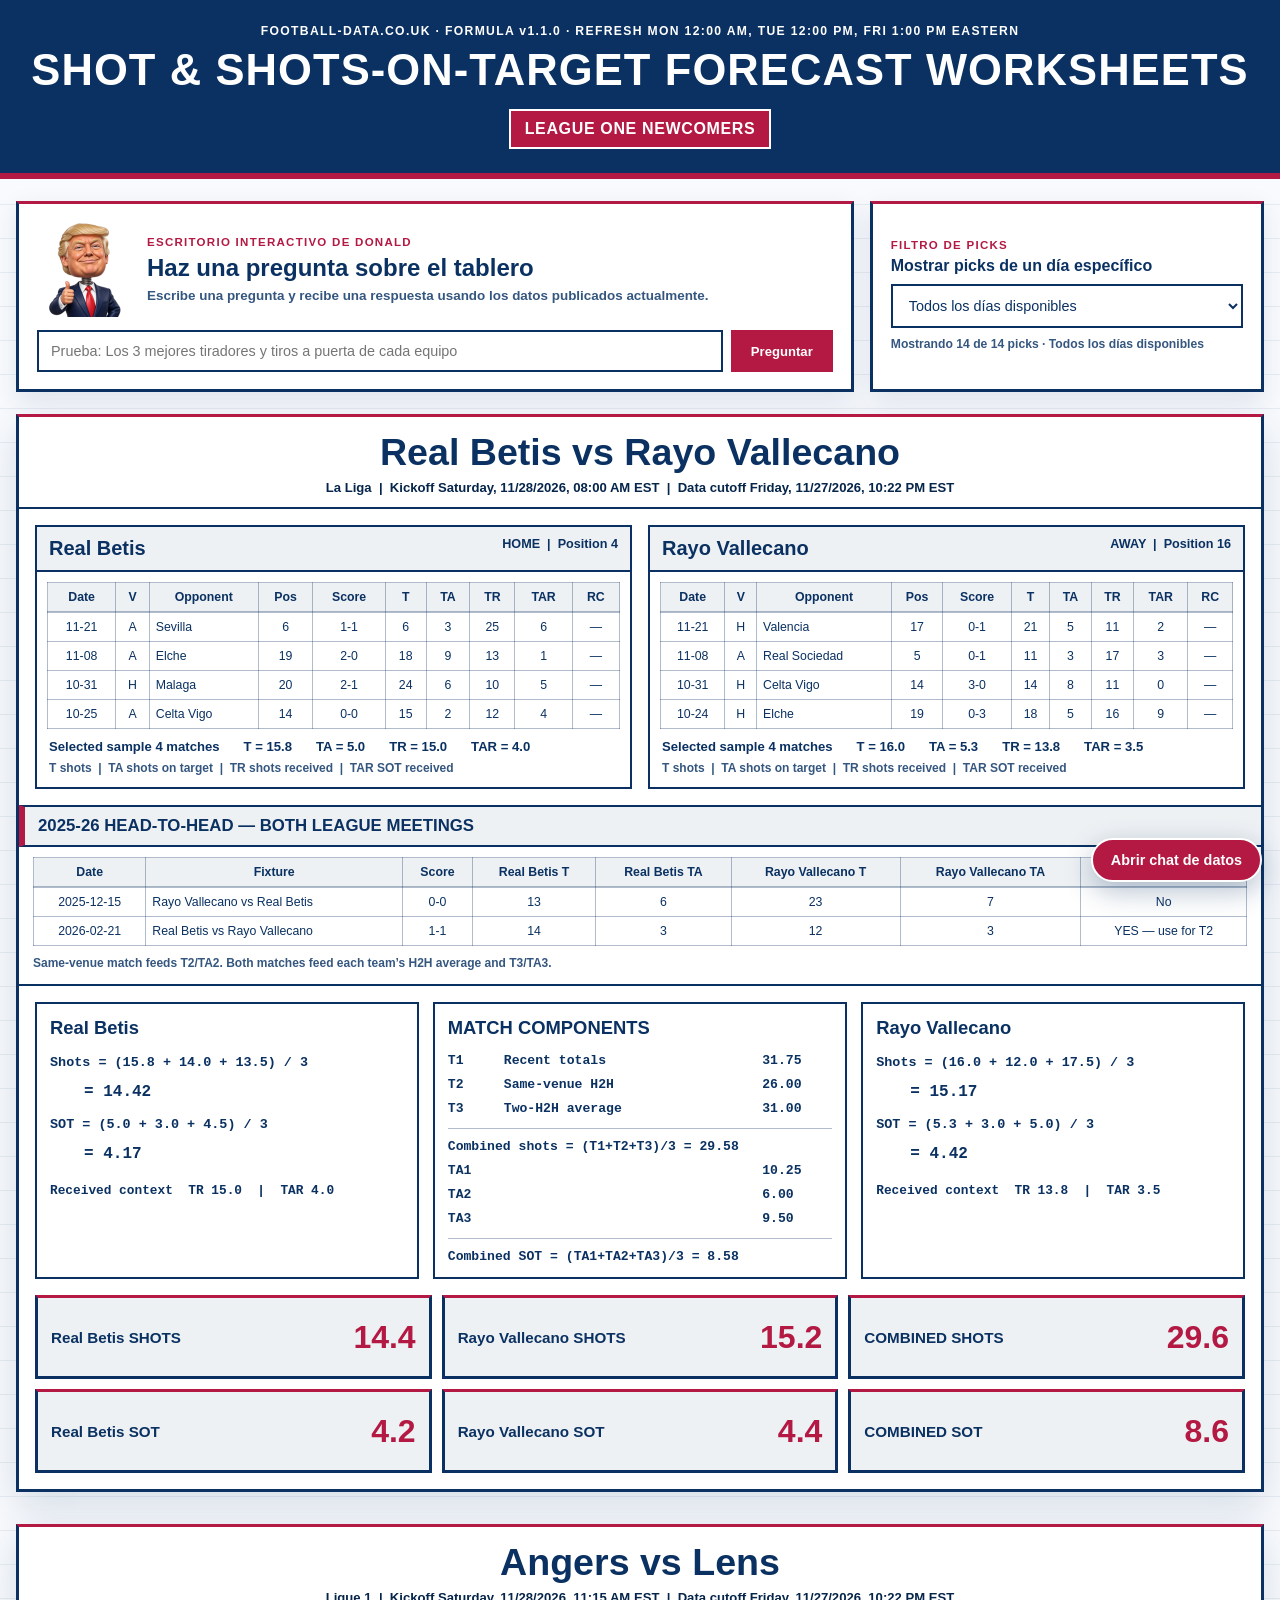
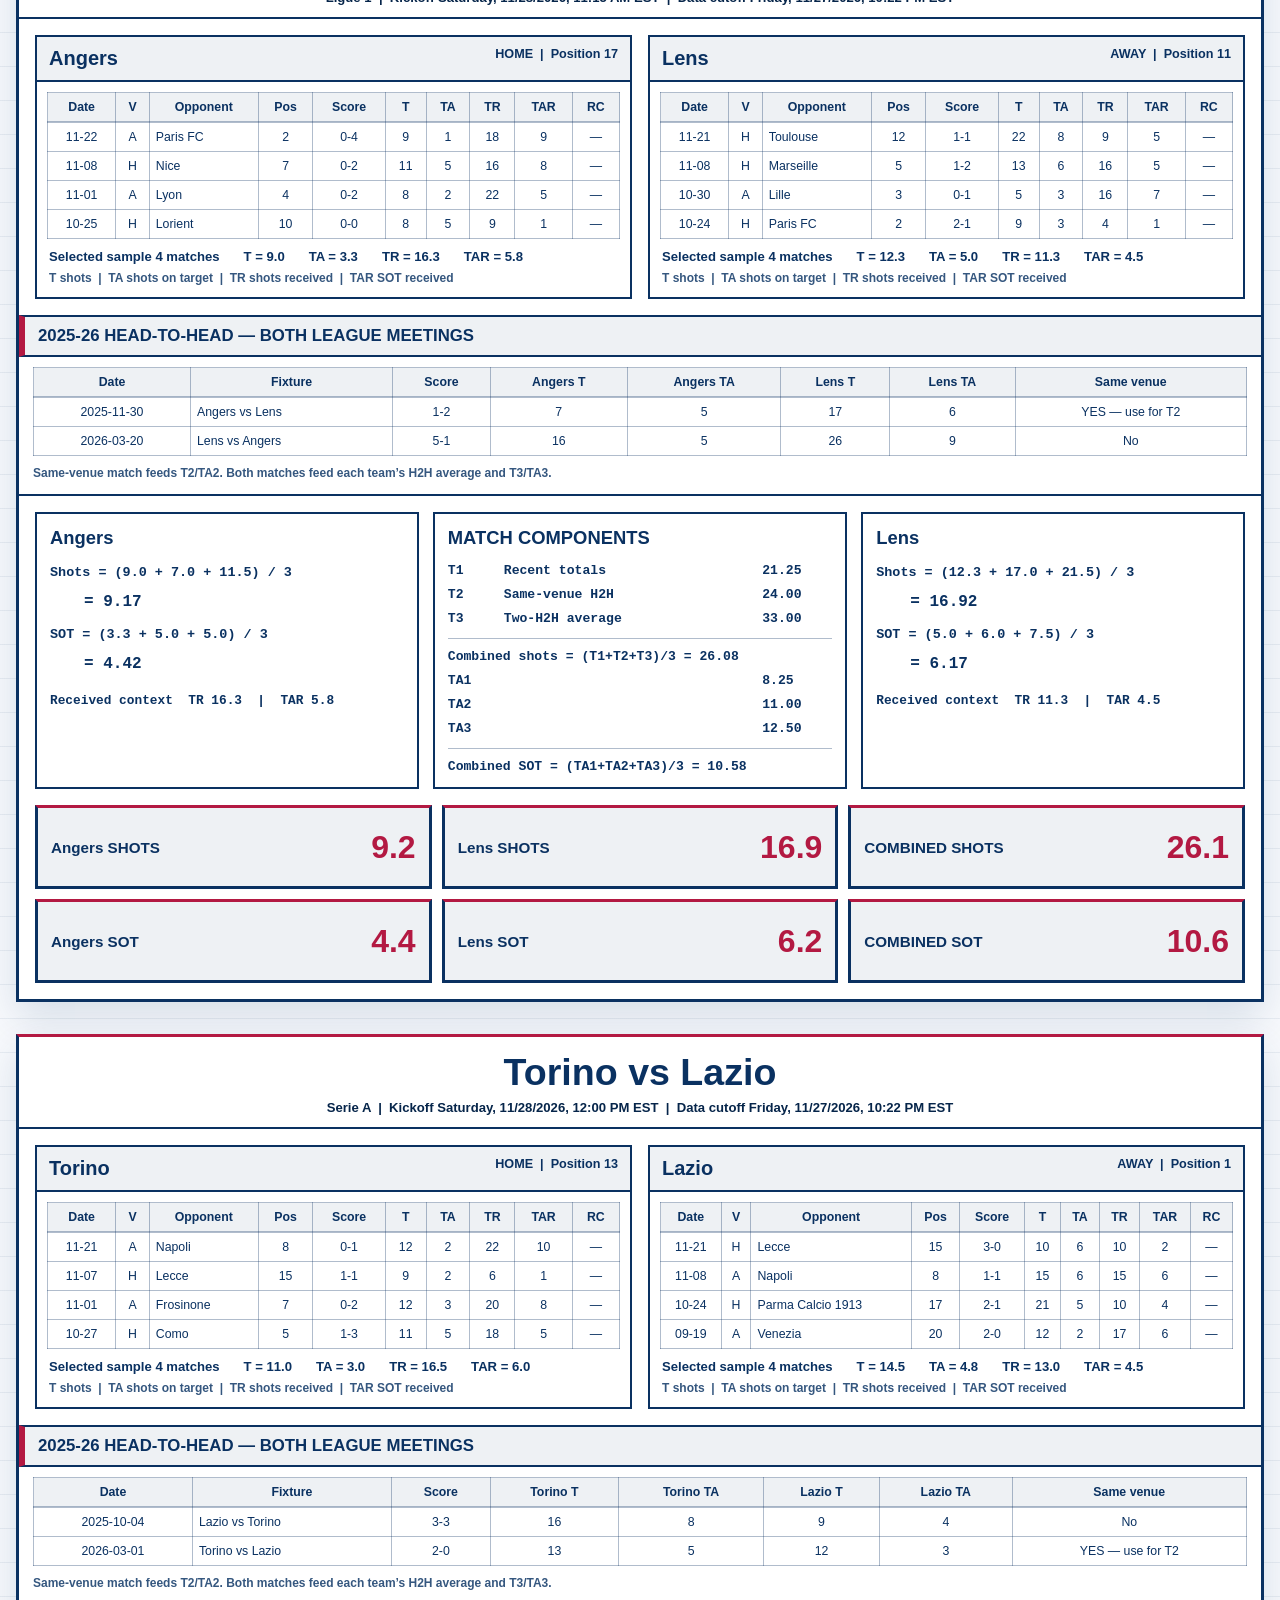
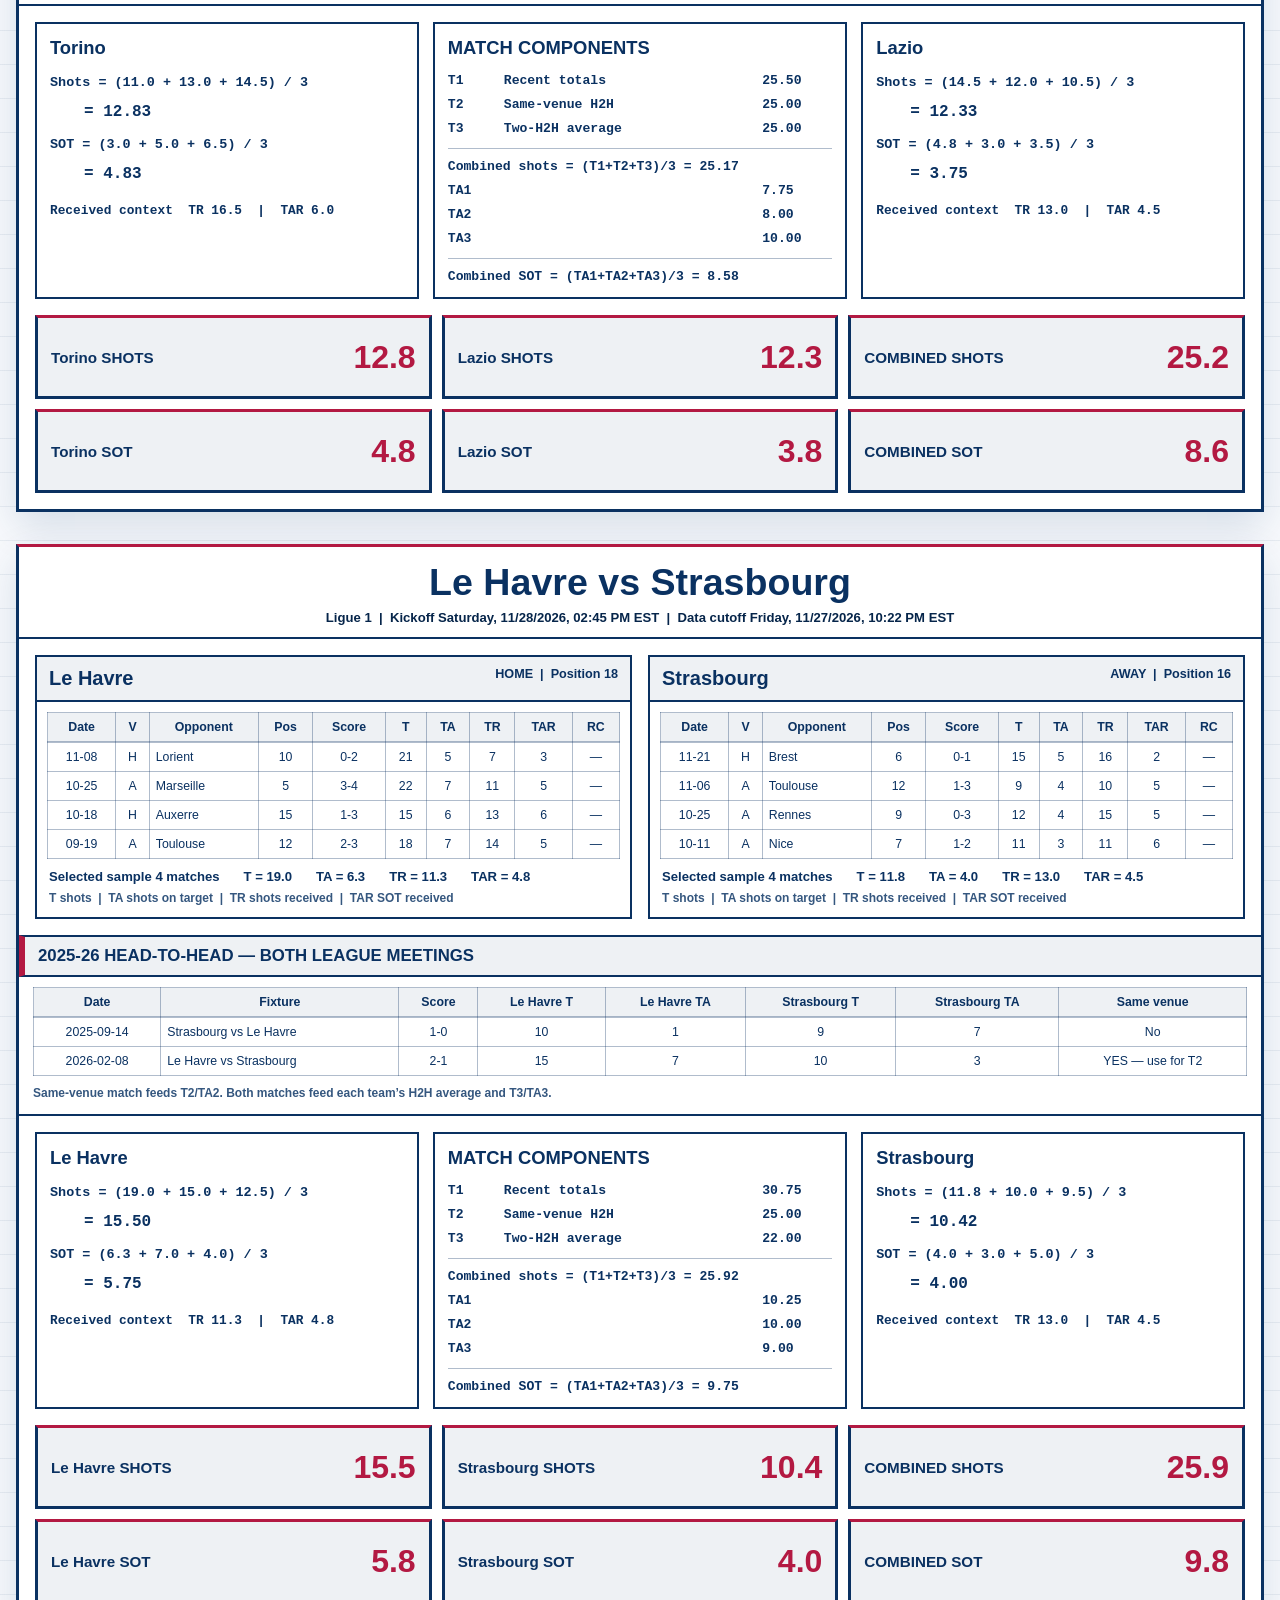
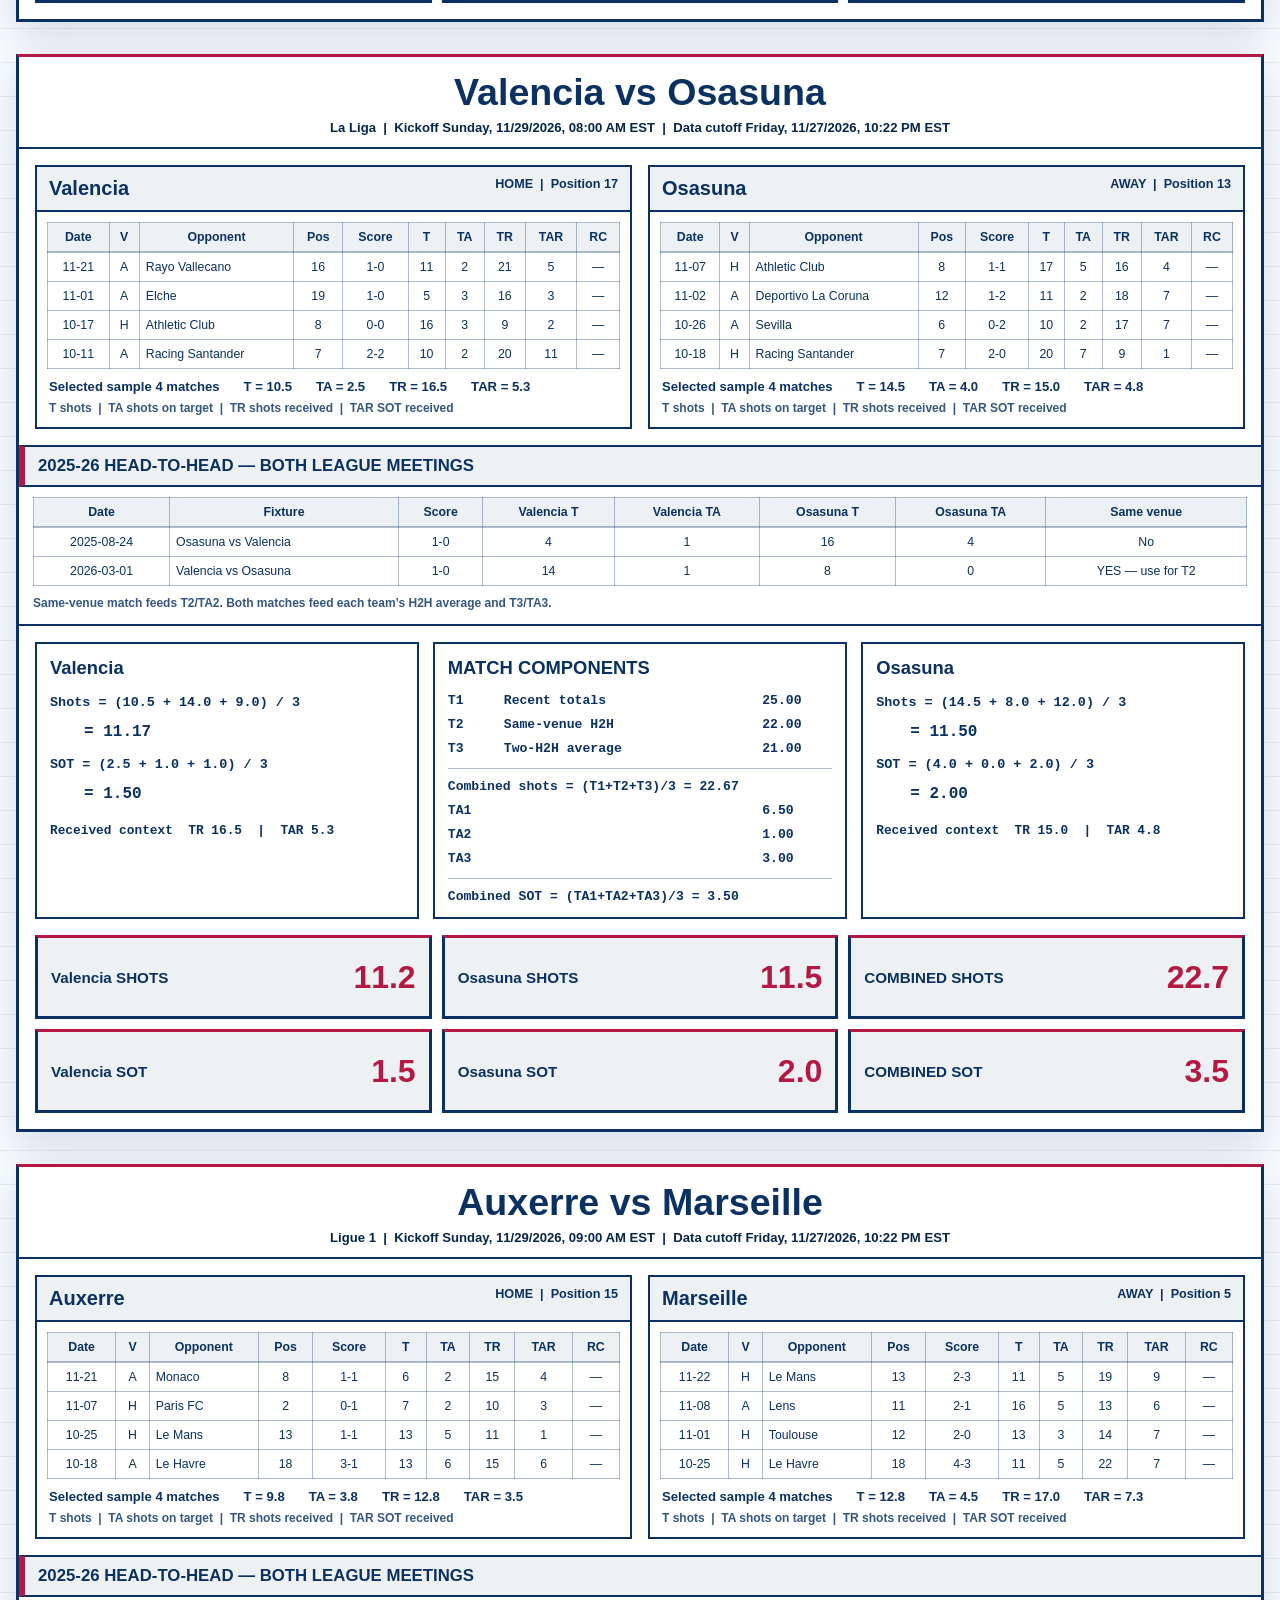
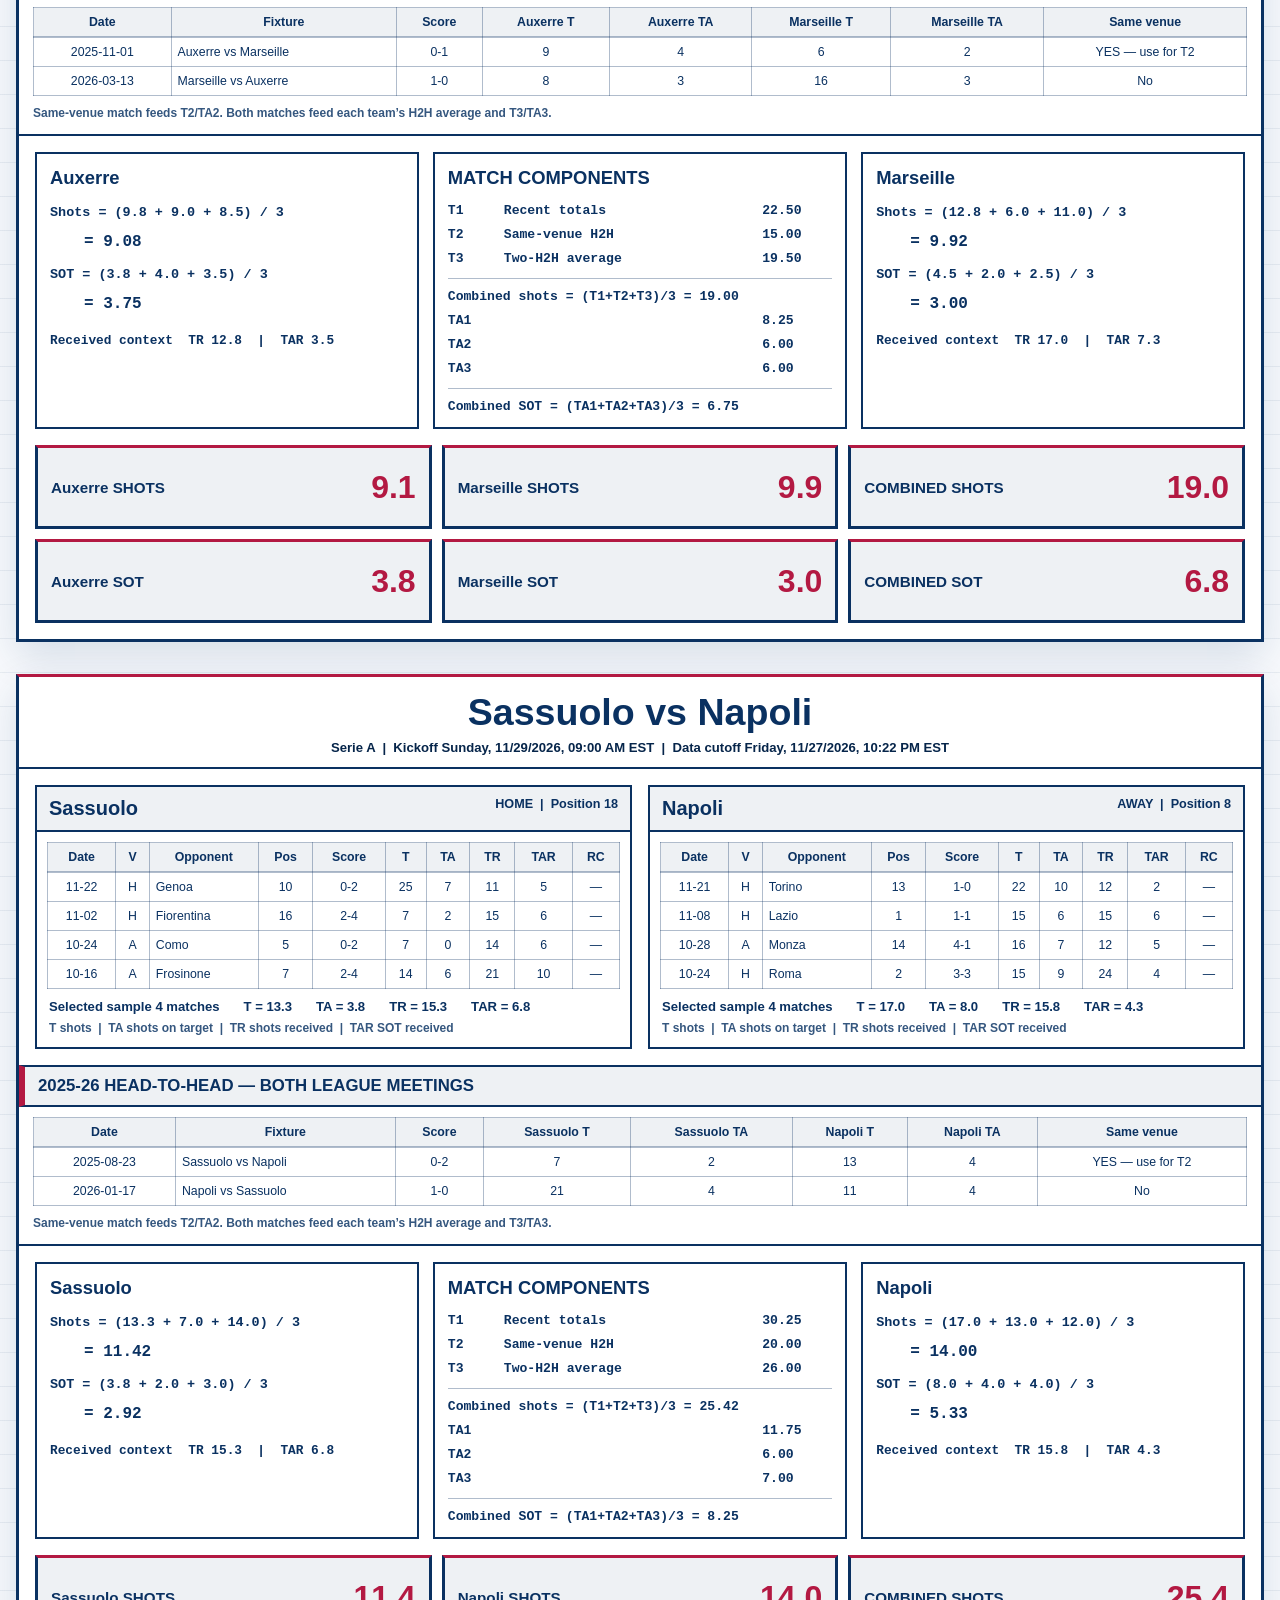
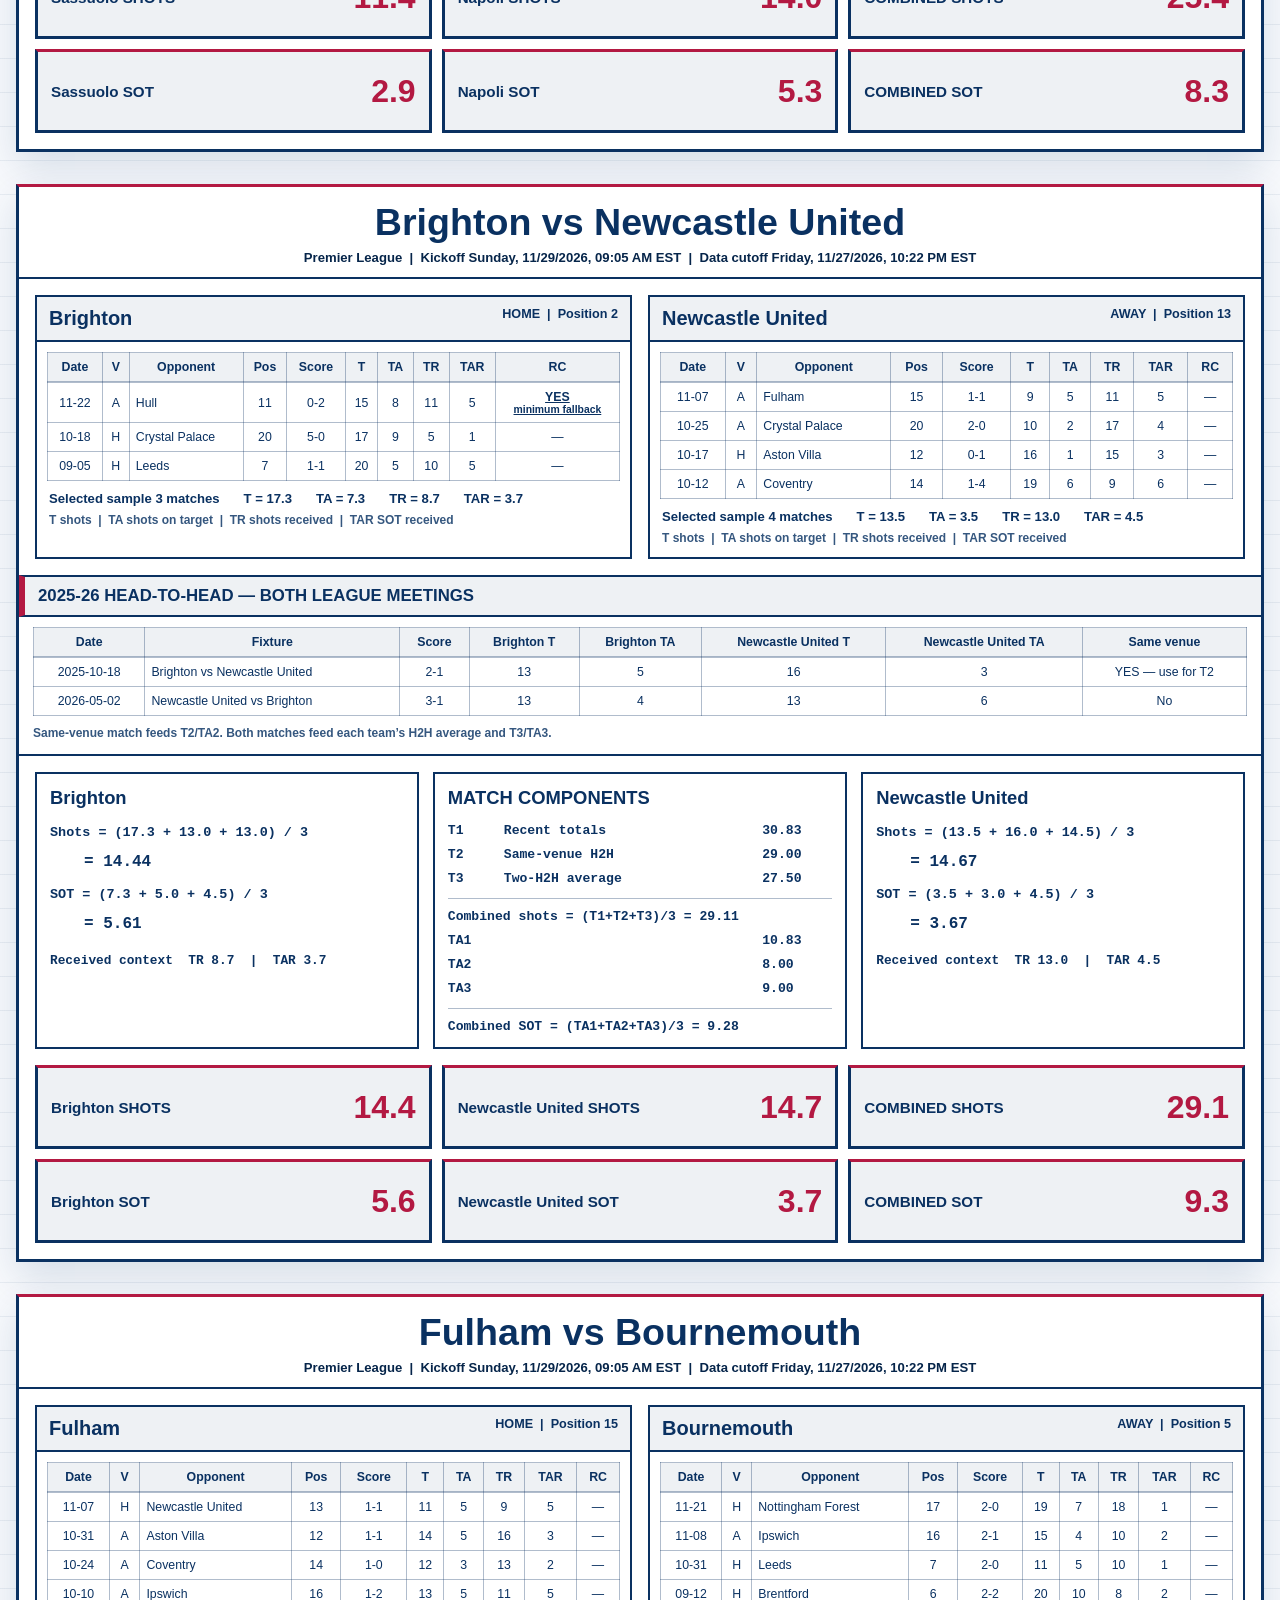
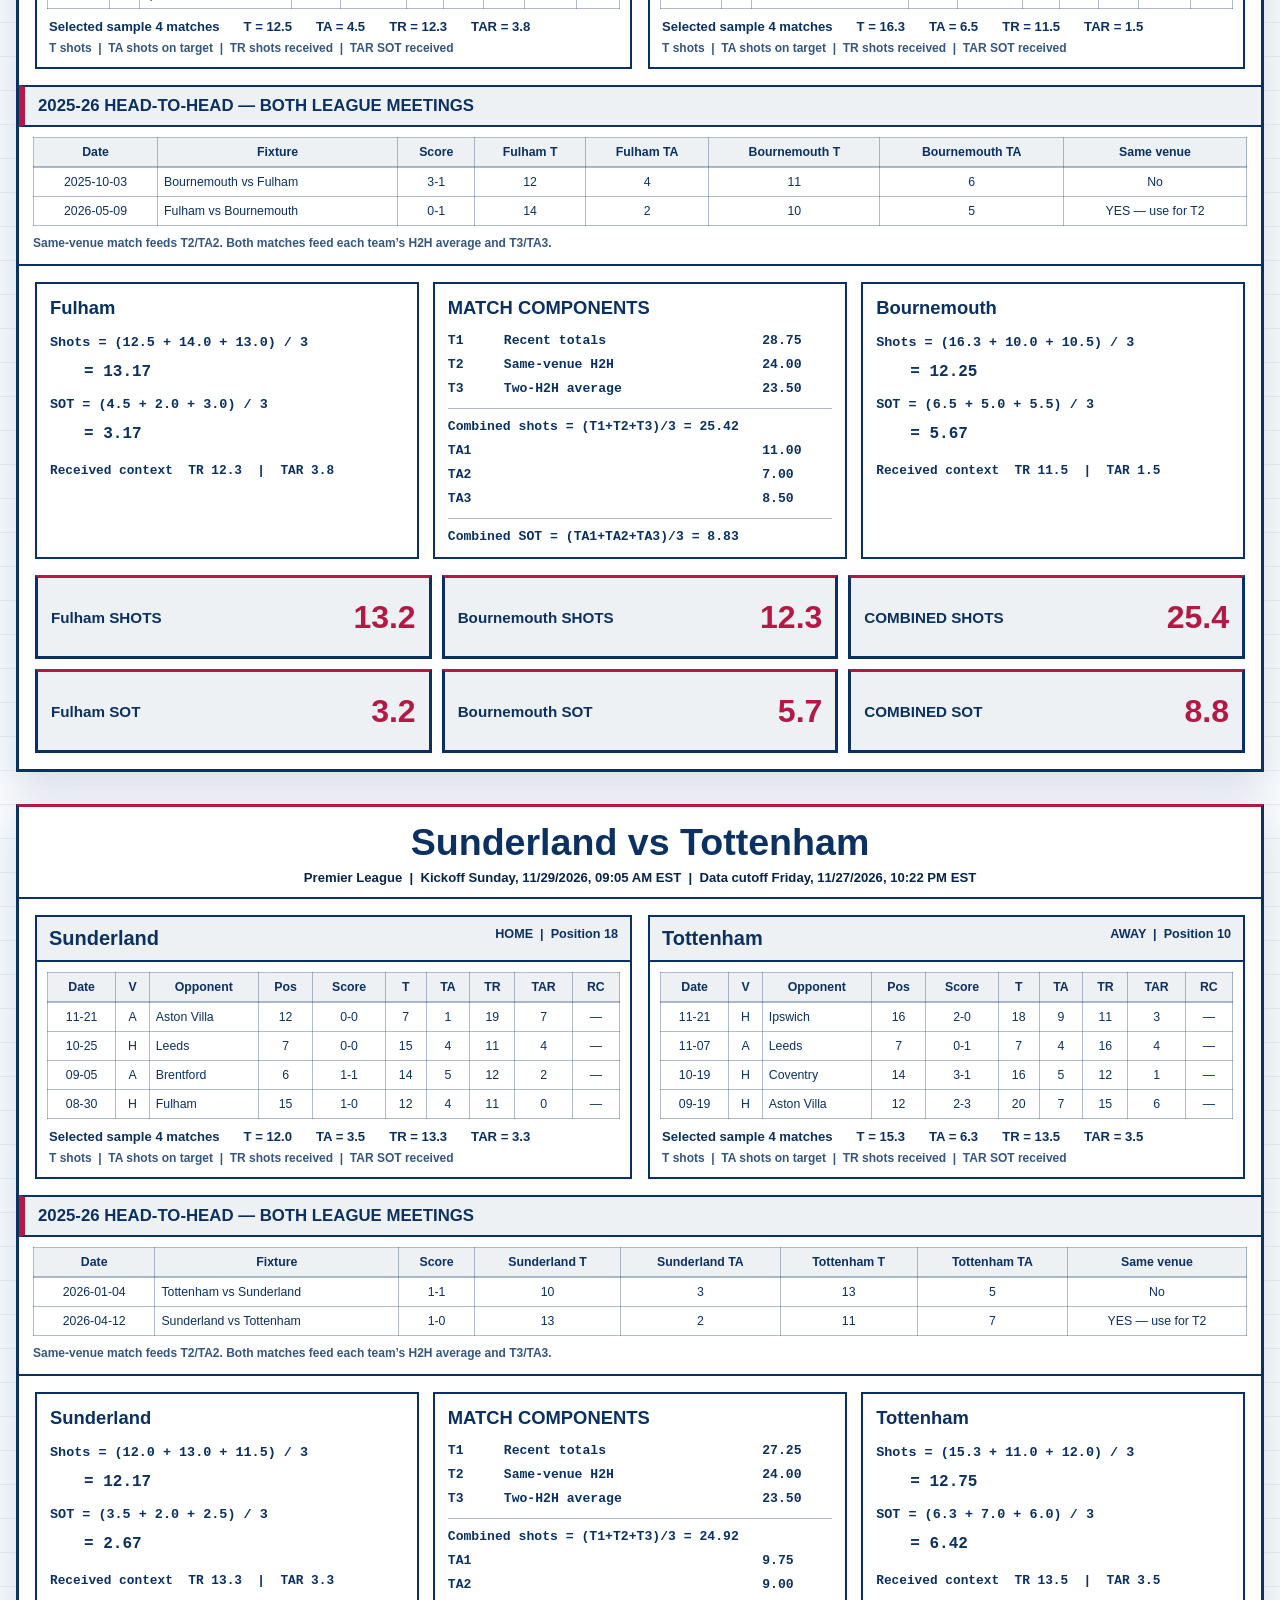
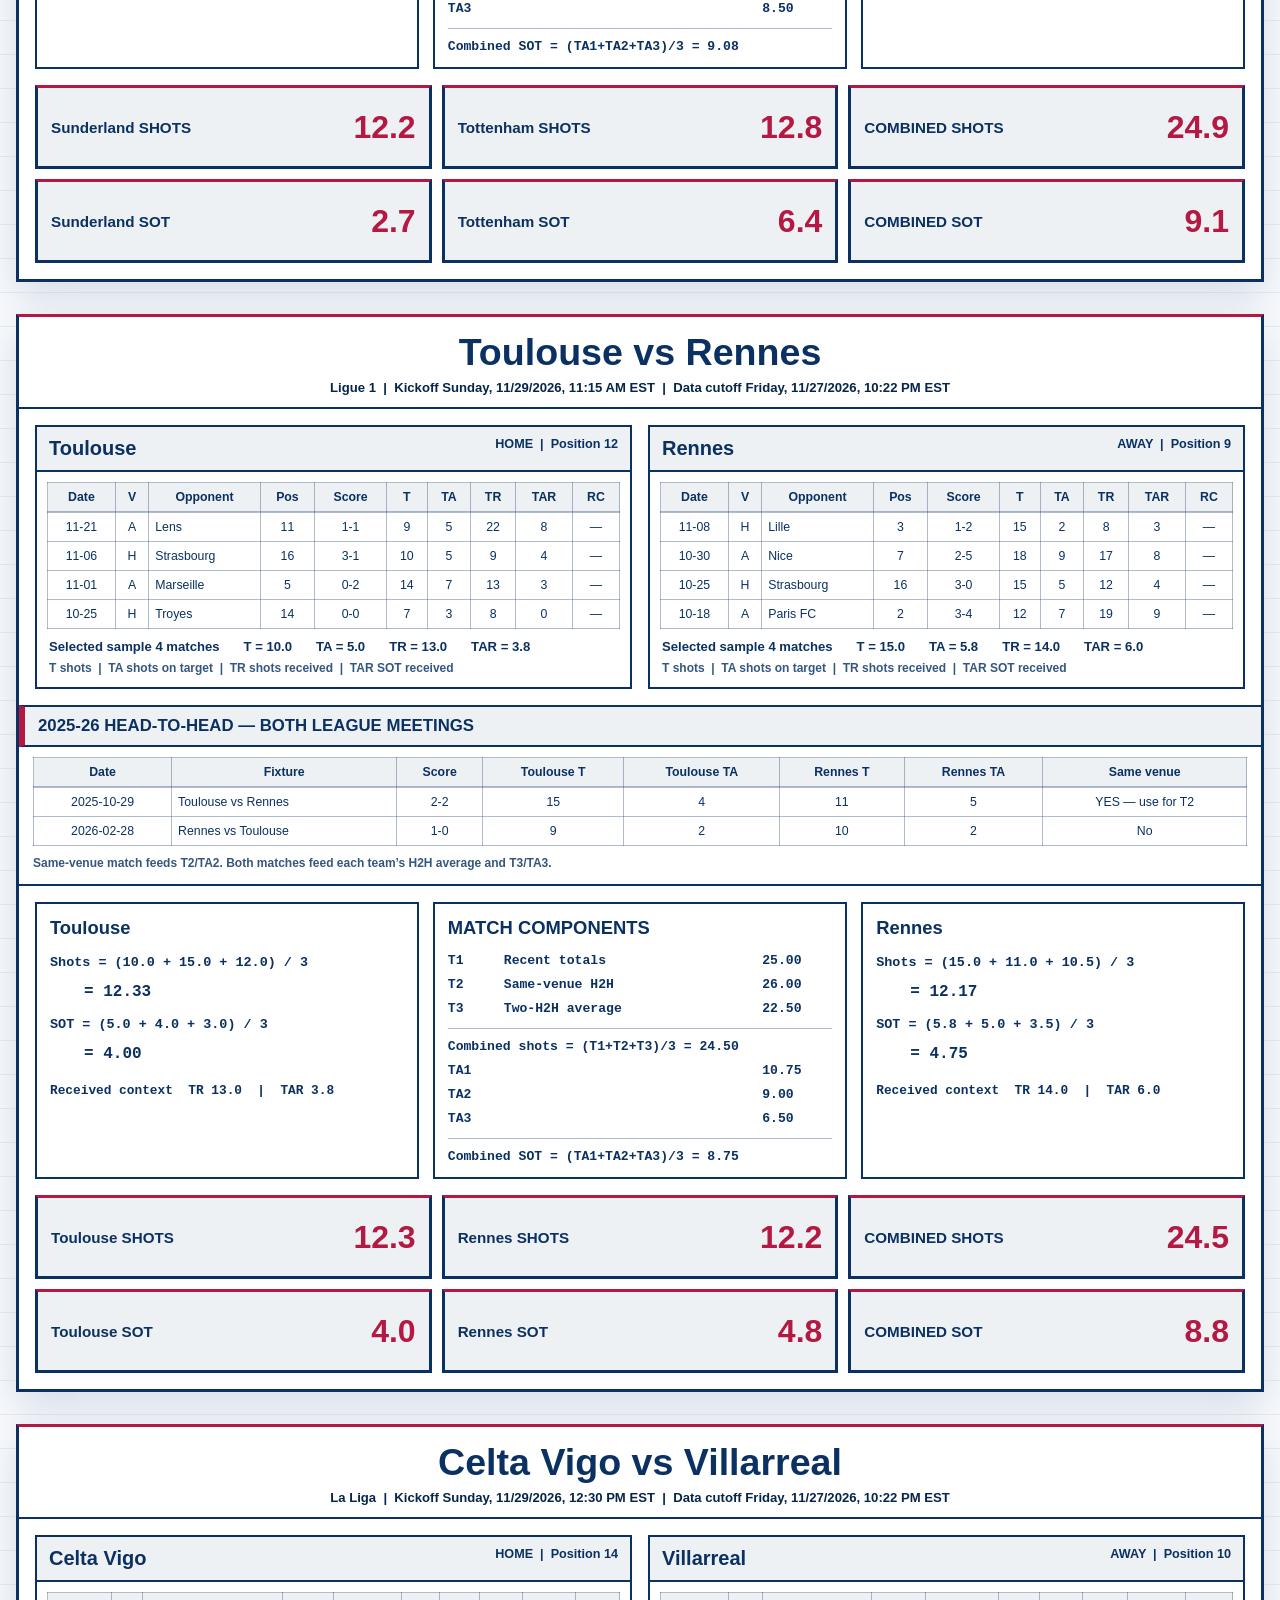
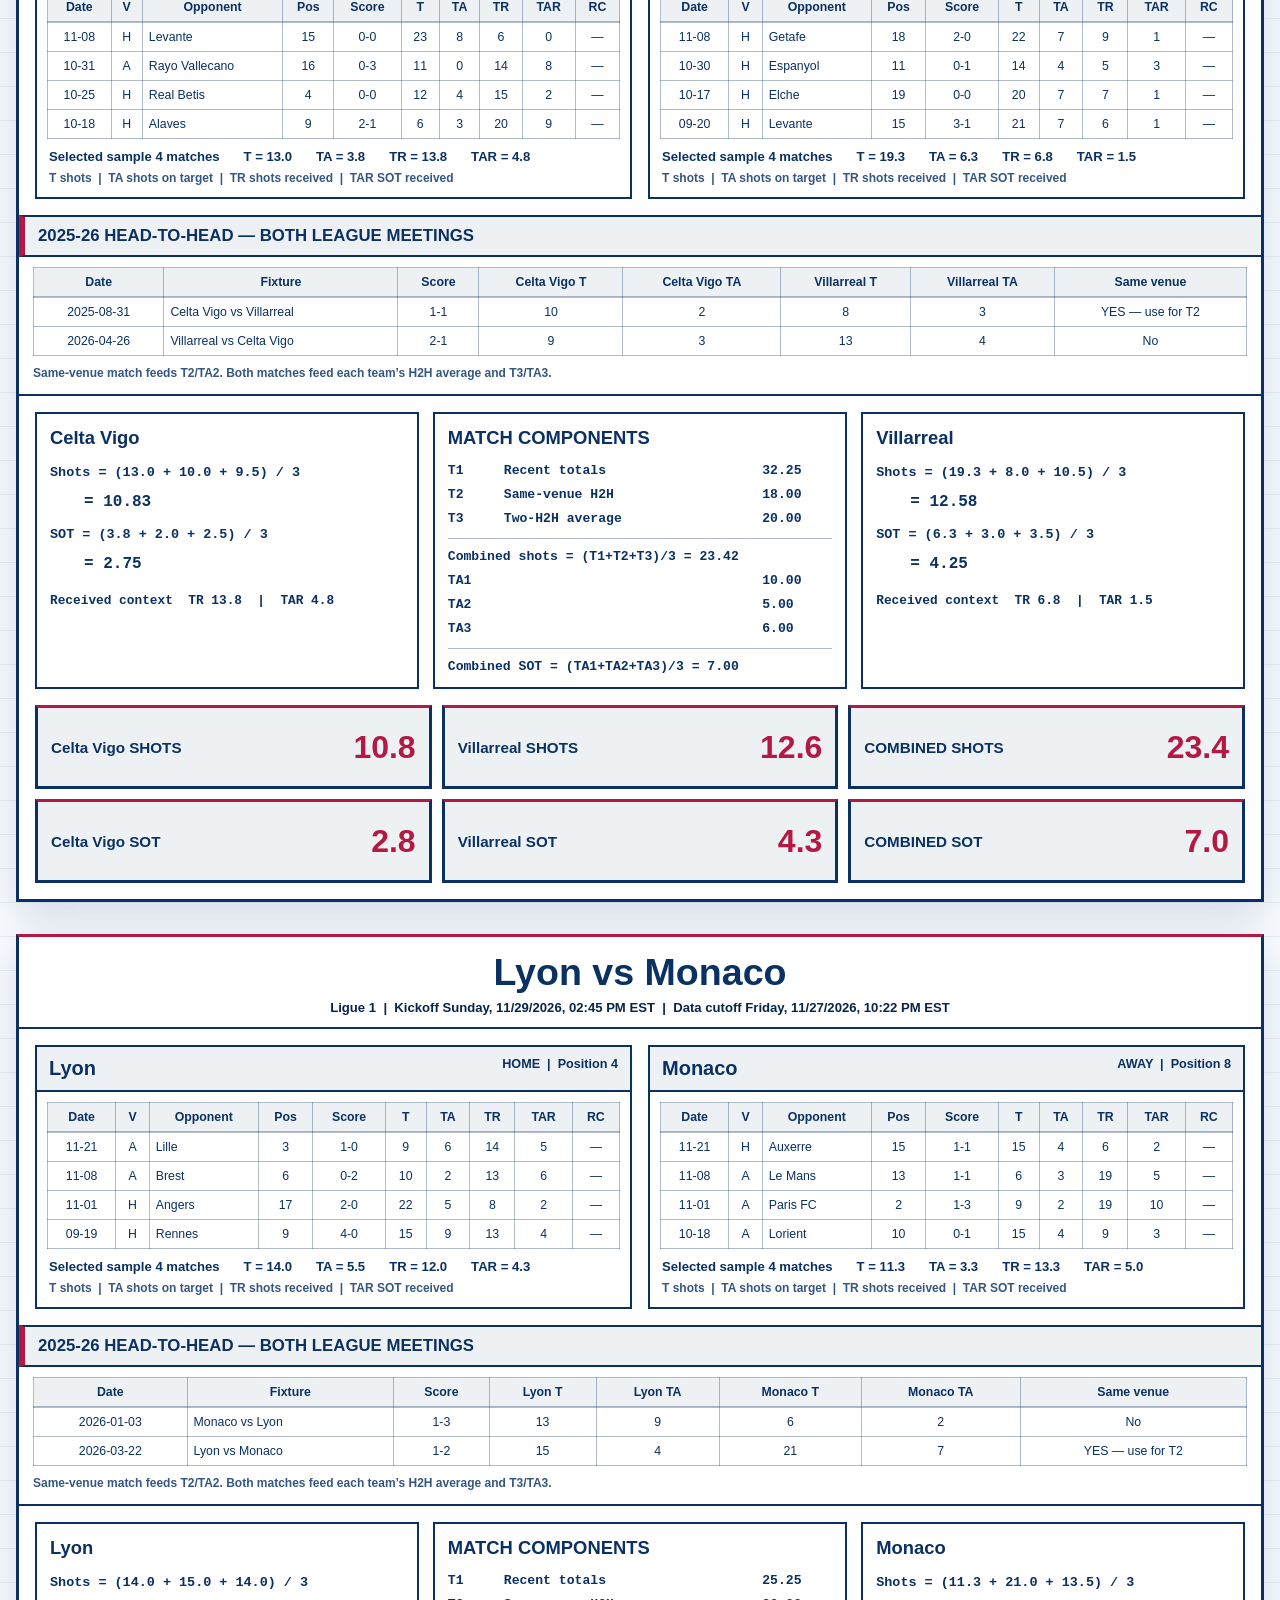
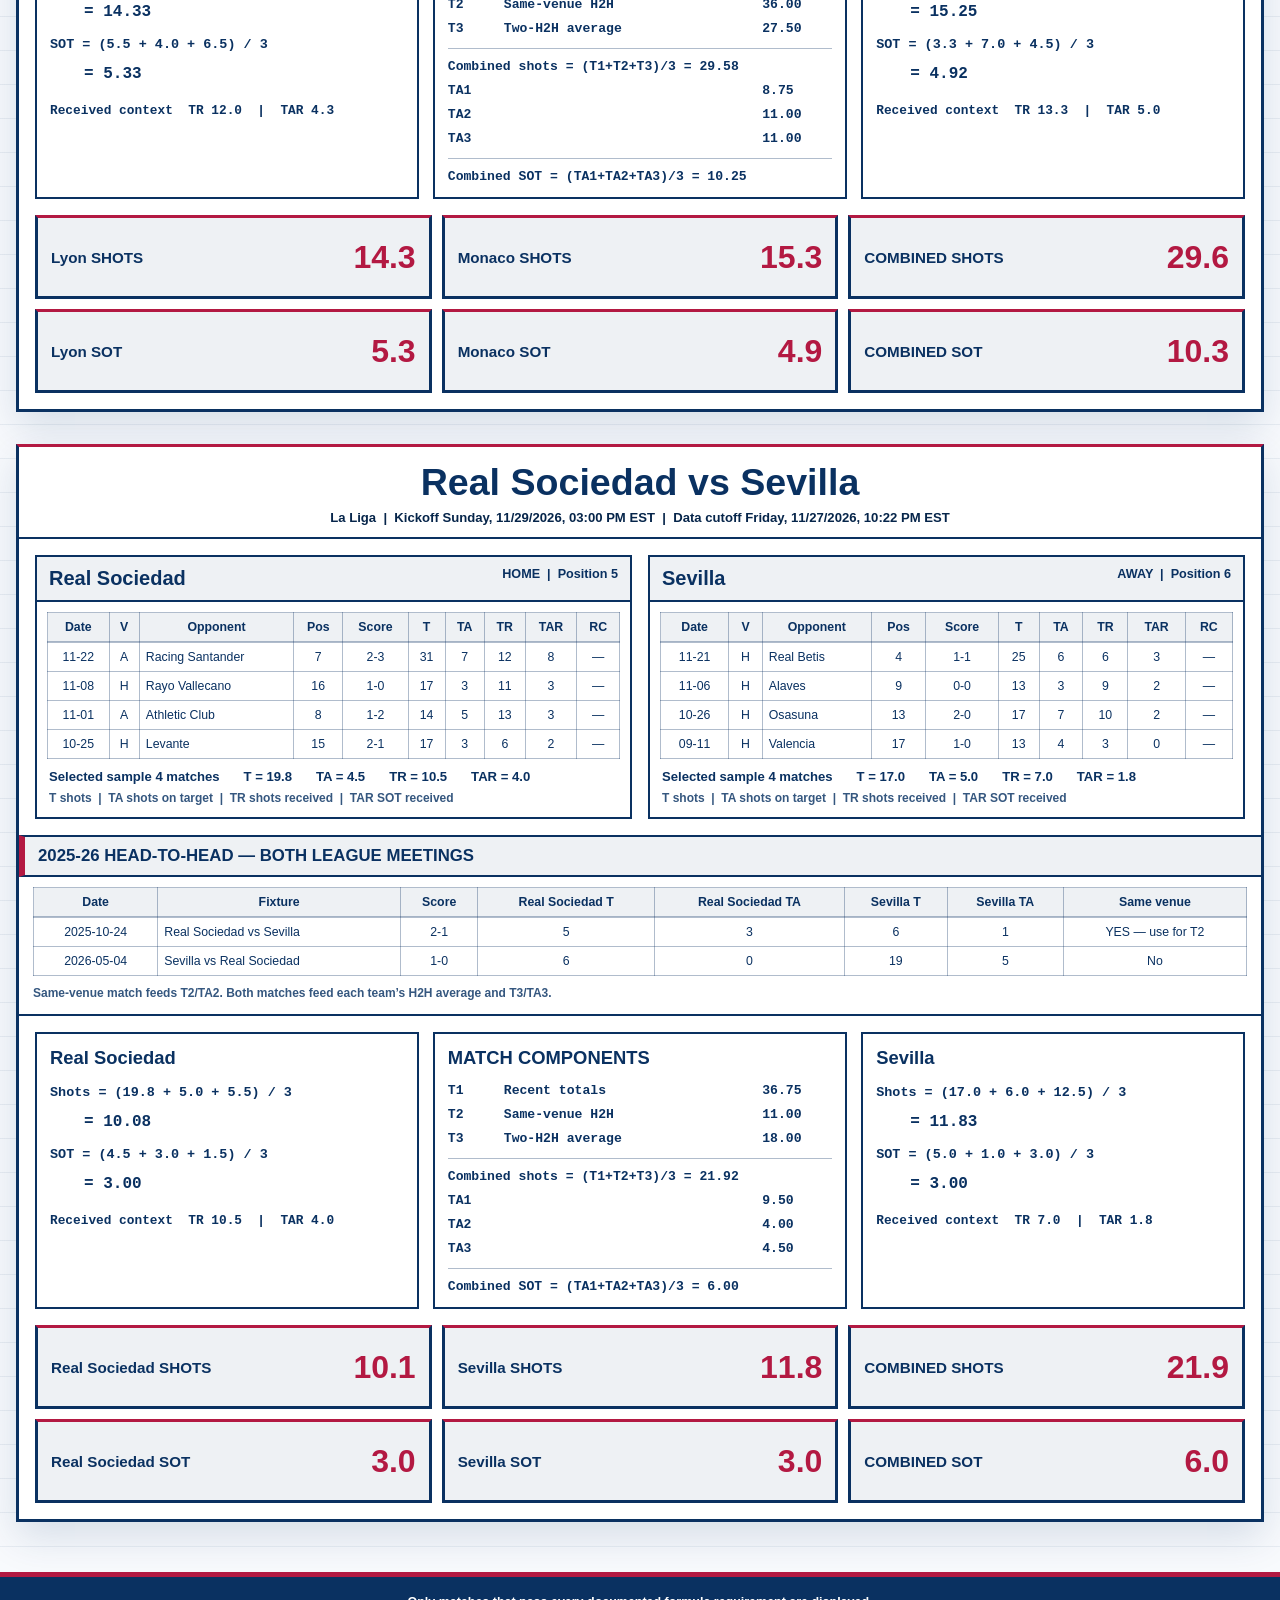
<file: index.html>
<!doctype html>
<html lang="en">
<head>
  <meta charset="utf-8">
  <meta name="viewport" content="width=device-width, initial-scale=1">
  <meta name="theme-color" content="#0A3161">
  <meta name="description" content="Weekly shots and shots-on-target forecast worksheets.">
  <title>Shot & Shots-on-Target Forecast Worksheets</title>
  <link rel="stylesheet" href="./assets/styles.css">
</head>
<body>
  <header class="site-header">
    <p>FOOTBALL-DATA.CO.UK · FORMULA v1.1.0 · REFRESH MON 12:00 AM, TUE 12:00 PM, FRI 1:00 PM EASTERN</p>
    <h1>SHOT & SHOTS-ON-TARGET FORECAST WORKSHEETS</h1>
    <nav aria-label="Dashboard views"><a href="./league-one-newcomers/" style="display:inline-block;margin-top:14px;padding:9px 14px;color:#fff;background:#b31942;border:2px solid #fff;font-weight:900;text-decoration:none;letter-spacing:.04em;text-transform:uppercase">League One Newcomers</a></nav>
  </header>
  <main>
    <section class="dashboard-tools" lang="es" aria-label="Preguntas y filtros del tablero">
      <div class="quick-question">
        <div class="quick-question-host">
          <img src="./assets/donald-trump-bobblehead.png" alt="Cabezona de Donald Trump, anfitrión de datos" width="96" height="96">
          <div>
            <p class="tool-kicker">ESCRITORIO INTERACTIVO DE DONALD</p>
            <h2>Haz una pregunta sobre el tablero</h2>
            <p>Escribe una pregunta y recibe una respuesta usando los datos publicados actualmente.</p>
          </div>
        </div>
        <form id="quick-assistant-form" class="quick-question-form">
          <label class="visually-hidden" for="quick-assistant-input">Haz una pregunta sobre los datos del tablero</label>
          <input id="quick-assistant-input" type="text" autocomplete="off" placeholder="Prueba: Los 3 mejores tiradores y tiros a puerta de cada equipo" required>
          <button type="submit">Preguntar</button>
        </form>
      </div>
      <div class="pick-filter">
        <p class="tool-kicker">FILTRO DE PICKS</p>
        <label for="pick-date-filter">Mostrar picks de un día específico</label>
        <select id="pick-date-filter" disabled>
          <option value="all">Todos los días disponibles</option>
        </select>
        <p id="pick-filter-status" role="status" aria-live="polite">Cargando fechas disponibles…</p>
      </div>
    </section>
    <section id="loading" class="message" role="status" aria-live="polite" aria-atomic="true">Loading eligible weekly worksheets…</section>
    <section id="fixtures" class="worksheets"></section>
    <section id="filter-empty" class="message hidden">
      No hay picks publicados para esa fecha.
    </section>
    <section id="empty" class="message hidden">
      No upcoming matches met every formula requirement for this week.
    </section>
  </main>
  <footer>
    Only matches that pass every documented formula requirement are displayed.
  </footer>
  <button
    id="data-assistant-toggle"
    class="assistant-toggle"
    lang="es"
    type="button"
    aria-controls="data-assistant"
    aria-haspopup="dialog"
    aria-expanded="false"
  >
    Abrir chat de datos
  </button>
  <aside id="data-assistant" class="assistant" lang="es" role="dialog" aria-labelledby="assistant-title" aria-describedby="assistant-status" hidden>
    <header class="assistant-header">
      <div class="assistant-host">
        <img src="./assets/donald-trump-bobblehead.png" alt="" width="58" height="58">
        <div>
          <h2 id="assistant-title">La cabezona de Donald Trump</h2>
          <span id="assistant-status" role="status" aria-live="polite" aria-atomic="true">Conectando con los datos publicados…</span>
        </div>
      </div>
      <button id="assistant-close" class="assistant-close" type="button" aria-label="Cerrar el chat de datos">×</button>
    </header>
    <div id="assistant-messages" class="assistant-messages" role="log" aria-labelledby="assistant-title" aria-live="polite" aria-relevant="additions text"></div>
    <div class="assistant-examples" aria-label="Preguntas de ejemplo">
      <button type="button" data-question="Muestra todos los partidos">Todos los partidos</button>
      <button type="button" data-question="¿Qué partido tiene más tiros combinados?">Más tiros</button>
      <button type="button" data-question="Los 3 mejores tiradores y en tiros a puerta de cada equipo">Líderes por jugador</button>
      <button type="button" data-question="Muestra partidos con tarjetas rojas">Tarjetas rojas</button>
    </div>
    <div class="assistant-refresh">
      <button
        id="run-data-refresh"
        type="button"
        aria-describedby="refresh-help"
        data-workflow-url="https://github.com/embcars2025/soccer-sports-bet/actions/workflows/refresh-dashboard.yml"
        disabled
      >Cargando opción de actualización…</button>
      <button id="check-data-update" type="button" aria-describedby="refresh-help">Comprobar datos nuevos</button>
      <a id="github-refresh-link" class="assistant-github-link hidden" href="https://github.com/embcars2025/soccer-sports-bet/actions/workflows/refresh-dashboard.yml" target="_blank" rel="noopener noreferrer">Abrir el flujo privado de GitHub (pestaña nueva)</a>
      <small id="refresh-help">Ejecuta la misma fórmula con la hora actual, incluye partidos recién terminados y datos de origen actualizados, y vuelve a publicar los partidos elegibles hasta el domingo.</small>
    </div>
    <form id="assistant-form" class="assistant-form">
      <label class="visually-hidden" for="assistant-input">Haz una pregunta sobre los datos del tablero</label>
      <input id="assistant-input" type="text" autocomplete="off" placeholder="Pregunta por un equipo, partido, tiros o tiros a puerta…" required>
      <button type="submit">Enviar</button>
    </form>
  </aside>
  <script src="./assets/app.js" defer></script>
  <script src="./assets/chat-engine.js" defer></script>
  <script src="./assets/chat.js" defer></script>
</body>
</html>
</file>
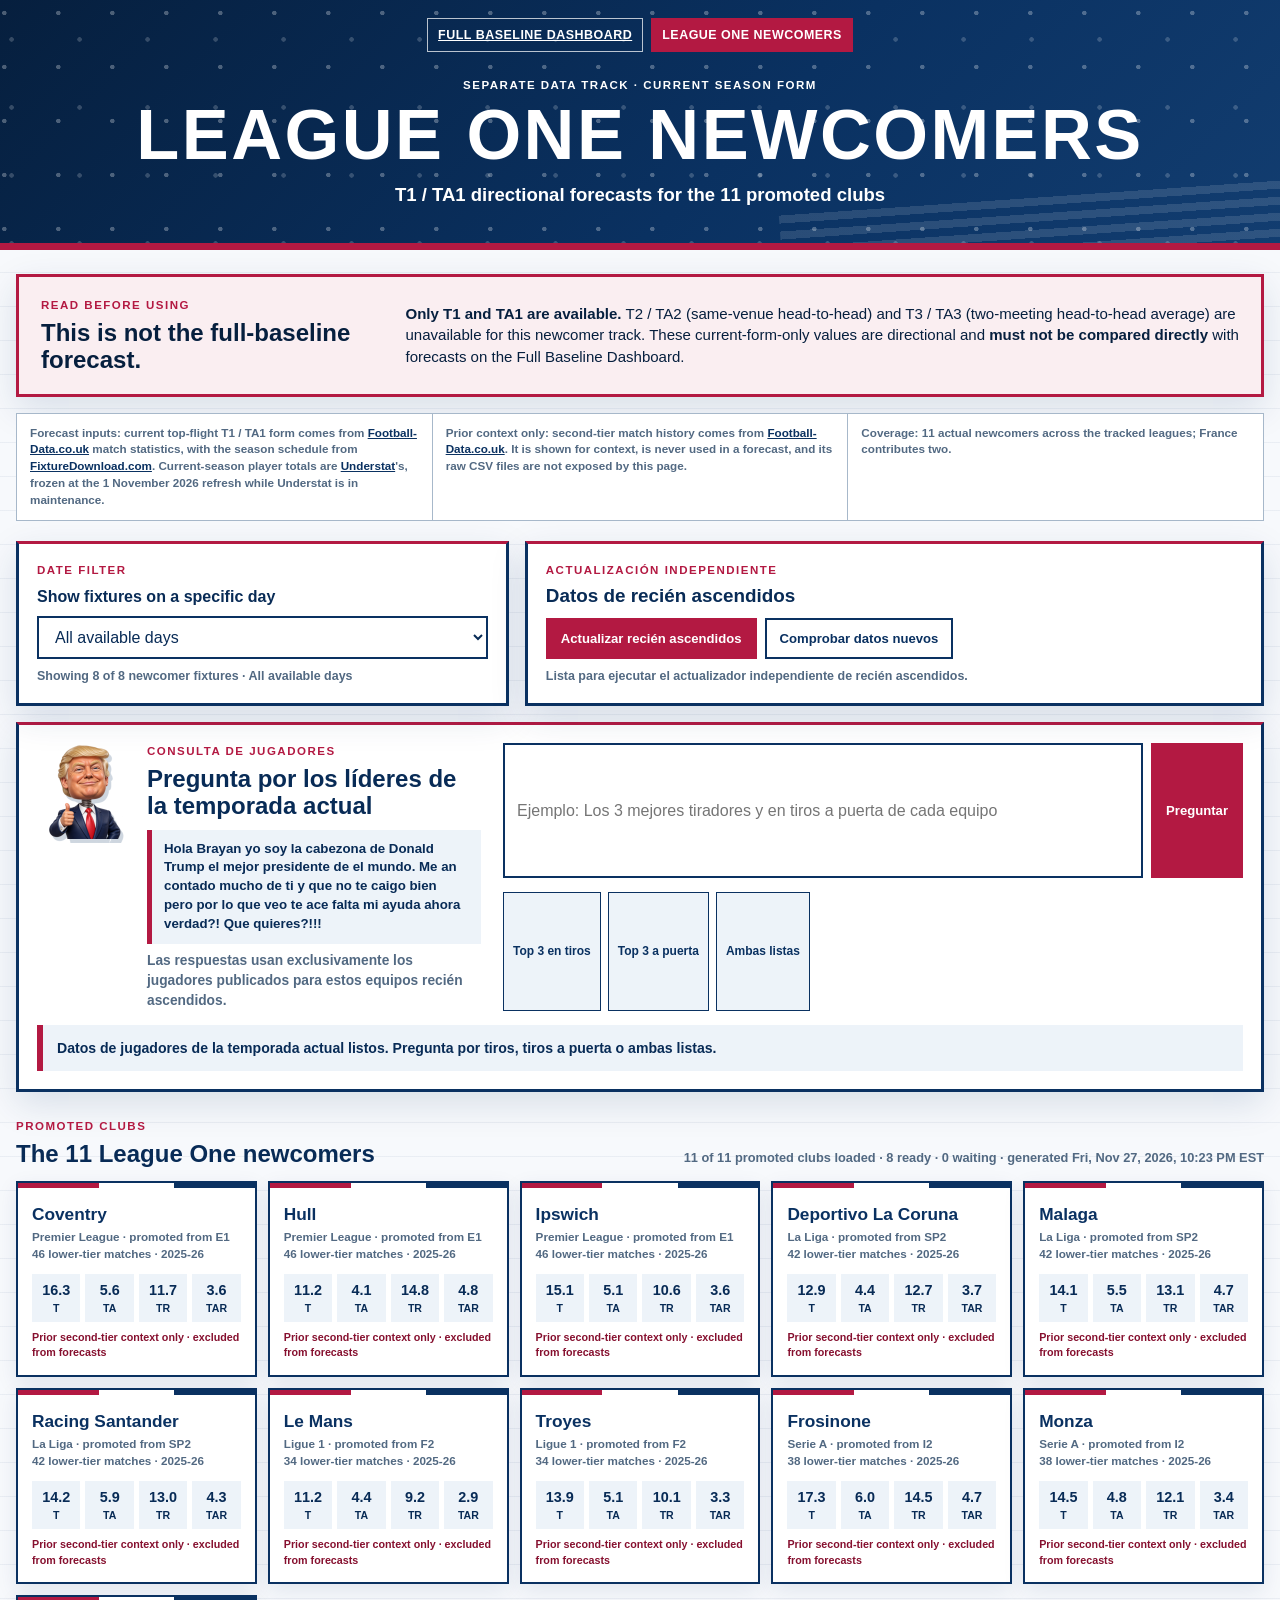
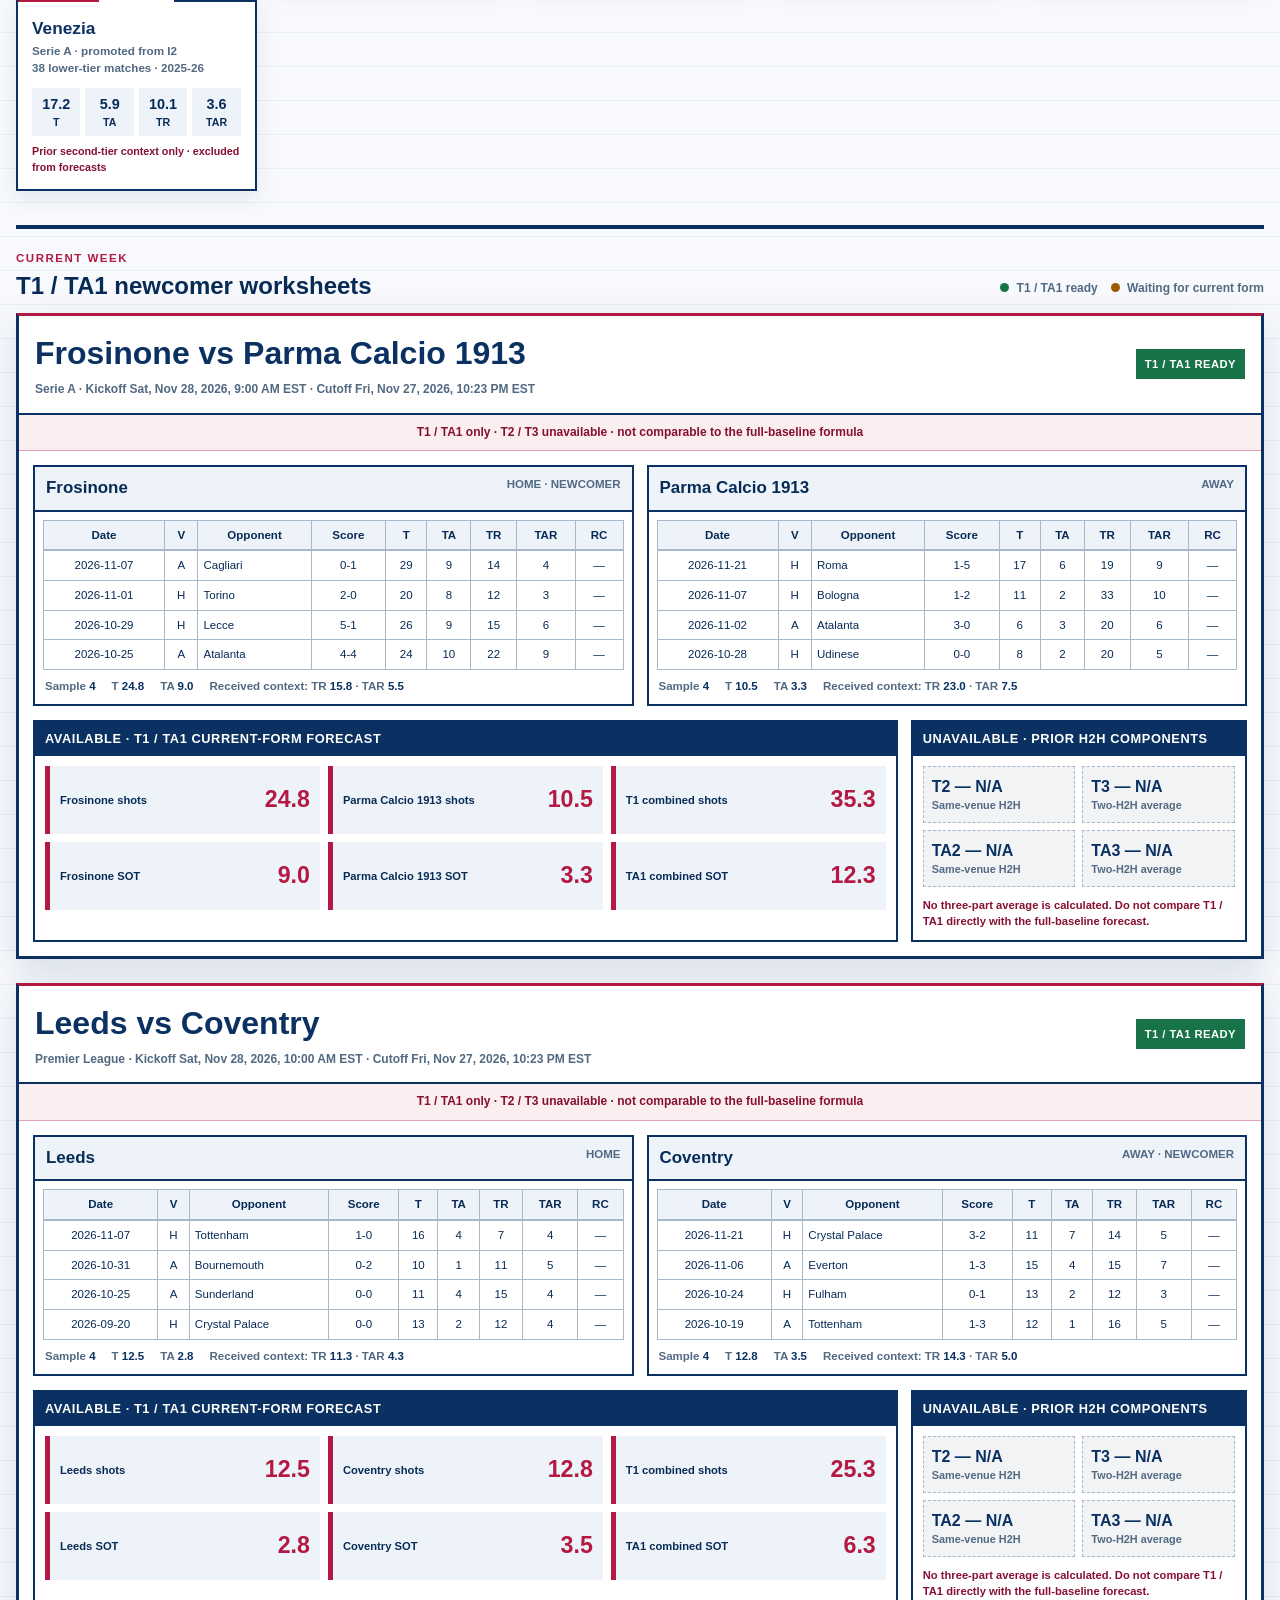
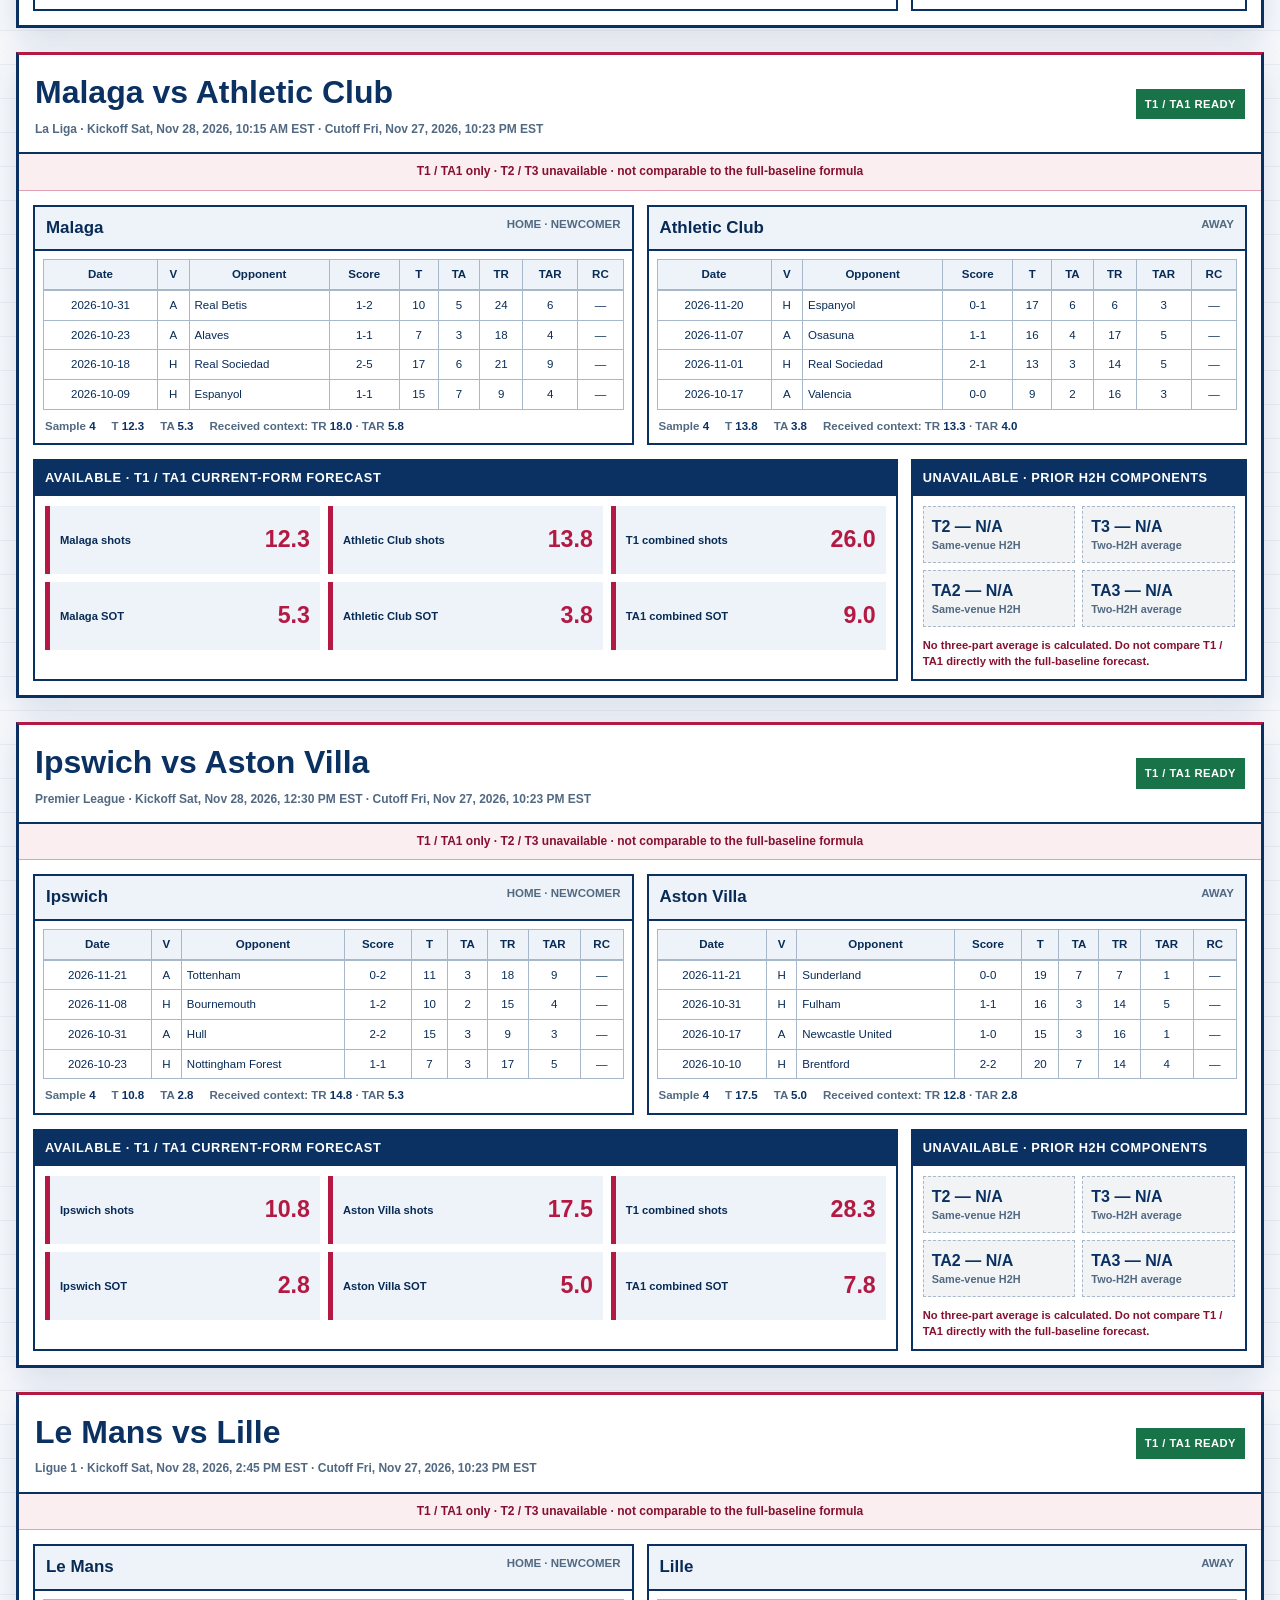
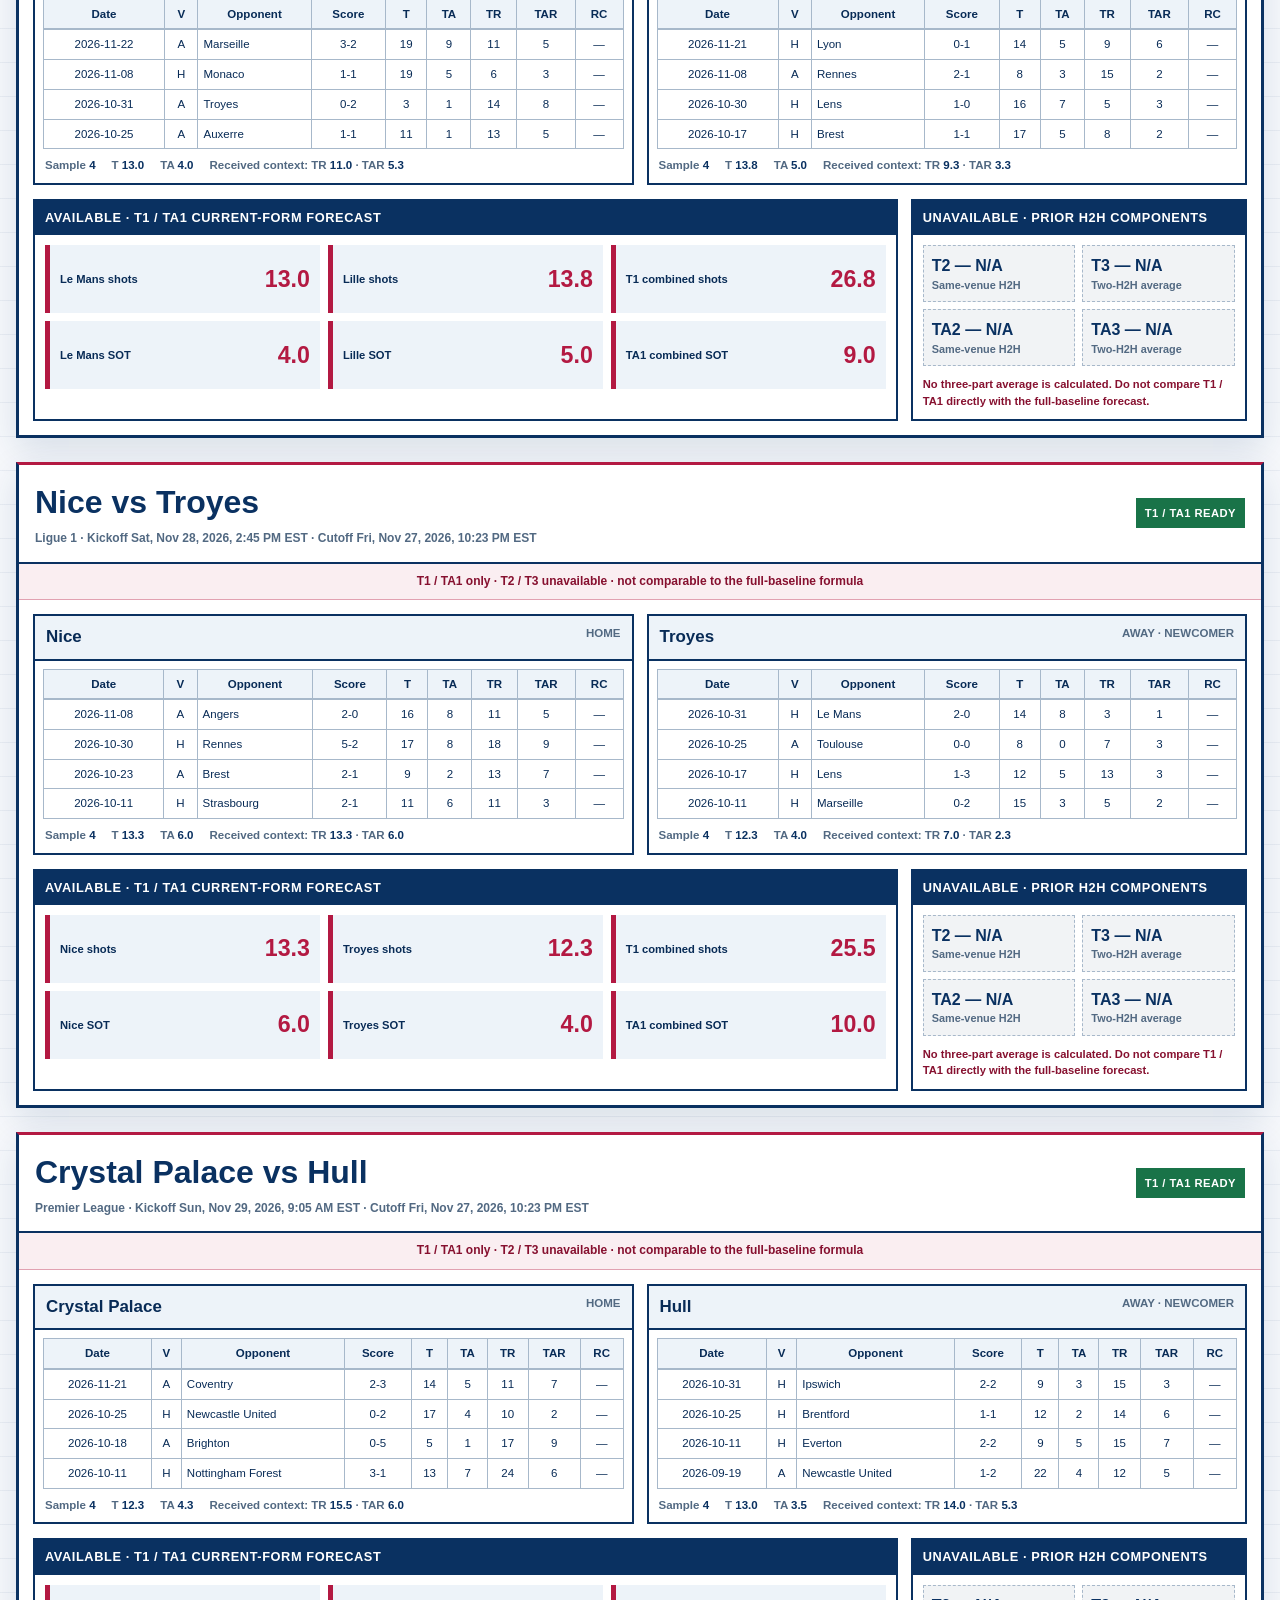
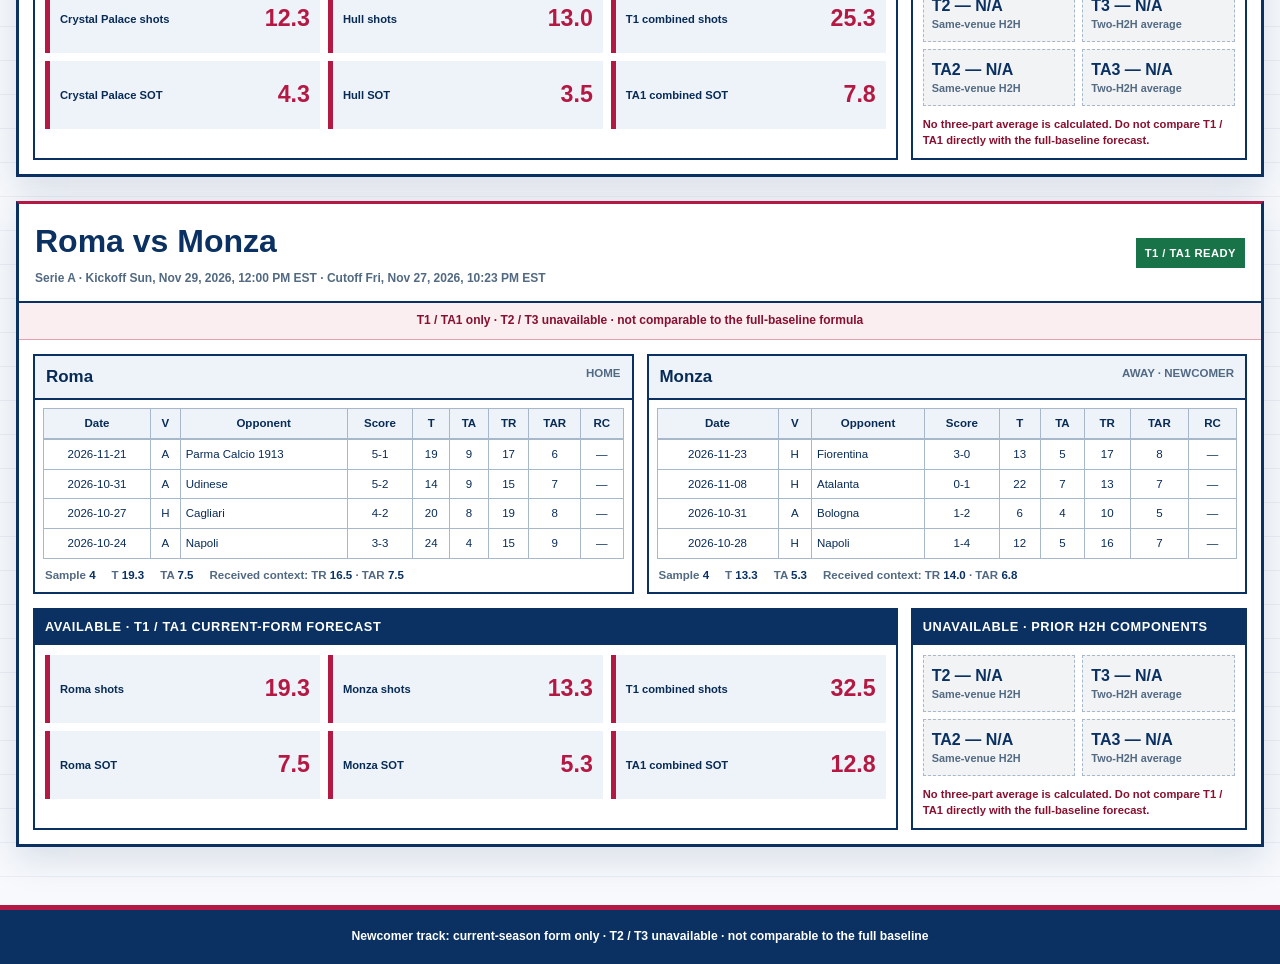
<file: league-one-newcomers/index.html>
<!doctype html>
<html lang="en">
<head>
  <meta charset="utf-8">
  <meta name="viewport" content="width=device-width, initial-scale=1">
  <meta name="theme-color" content="#0a3161">
  <meta name="description" content="Current-form-only shots and shots-on-target forecasts for League One newcomers.">
  <title>League One Newcomers · T1 / TA1 Forecasts</title>
  <link rel="stylesheet" href="./styles.css">
</head>
<body>
  <a class="skip-link" href="#main-content">Skip to newcomer forecasts</a>
  <header class="site-header">
    <nav class="view-nav" aria-label="Dashboard views">
      <a href="../">Full Baseline Dashboard</a>
      <span aria-current="page">League One Newcomers</span>
    </nav>
    <p class="eyebrow">SEPARATE DATA TRACK · CURRENT SEASON FORM</p>
    <h1>LEAGUE ONE NEWCOMERS</h1>
    <p class="subtitle">T1 / TA1 directional forecasts for the 11 promoted clubs</p>
  </header>

  <main id="main-content" tabindex="-1">
    <section class="scope-alert" aria-labelledby="scope-title">
      <div>
        <p class="section-kicker">READ BEFORE USING</p>
        <h2 id="scope-title">This is not the full-baseline forecast.</h2>
      </div>
      <p><strong>Only T1 and TA1 are available.</strong> T2 / TA2 (same-venue head-to-head) and T3 / TA3 (two-meeting head-to-head average) are unavailable for this newcomer track. These current-form-only values are directional and <strong>must not be compared directly</strong> with forecasts on the Full Baseline Dashboard.</p>
    </section>

    <section class="provenance" aria-label="Data sources and methodology">
      <p><strong>Forecast inputs:</strong> current top-flight T1 / TA1 form comes from <a href="https://www.football-data.co.uk/data.php" target="_blank" rel="noopener noreferrer">Football-Data.co.uk</a> match statistics, with the season schedule from <a href="https://fixturedownload.com/" target="_blank" rel="noopener noreferrer">FixtureDownload.com</a>. Current-season player totals are <a href="https://understat.com/" target="_blank" rel="noopener noreferrer">Understat</a>'s, frozen at the 1 November 2026 refresh while Understat is in maintenance.</p>
      <p><strong>Prior context only:</strong> second-tier match history comes from <a href="https://www.football-data.co.uk/data.php" target="_blank" rel="noopener noreferrer">Football-Data.co.uk</a>. It is shown for context, is never used in a forecast, and its raw CSV files are not exposed by this page.</p>
      <p><strong>Coverage:</strong> 11 actual newcomers across the tracked leagues; France contributes two.</p>
    </section>

    <section class="control-grid" aria-label="Newcomer dashboard controls">
      <div class="control-card">
        <p class="section-kicker">DATE FILTER</p>
        <label for="newcomer-date-filter">Show fixtures on a specific day</label>
        <select id="newcomer-date-filter" disabled>
          <option value="all">All available days</option>
        </select>
        <p id="date-filter-status" class="control-status" role="status" aria-live="polite">Loading available dates…</p>
      </div>

      <div class="control-card refresh-card" lang="es">
        <p class="section-kicker">ACTUALIZACIÓN INDEPENDIENTE</p>
        <h2>Datos de recién ascendidos</h2>
        <div class="secure-code-field">
          <label for="newcomer-refresh-code">Código privado de actualización</label>
          <input id="newcomer-refresh-code" name="newcomer-refresh-code" type="password" autocomplete="current-password" spellcheck="false" inputmode="text" aria-describedby="newcomer-code-help">
          <small id="newcomer-code-help">Se envía solamente al Worker autorizado y se borra del campo al terminar. Nunca lo compartas en el chat.</small>
        </div>
        <div class="button-row">
          <button id="run-newcomer-refresh" type="button" disabled>Cargando opción de actualización…</button>
          <button id="check-newcomer-update" class="secondary-button" type="button">Comprobar datos nuevos</button>
        </div>
        <a id="newcomer-workflow-link" class="workflow-link hidden" target="_blank" rel="noopener noreferrer">Abrir el flujo de recién ascendidos</a>
        <p id="newcomer-refresh-status" class="control-status" role="status" aria-live="polite">Conectando con la configuración propia de esta página…</p>
      </div>
    </section>

    <section class="query-card" lang="es" aria-labelledby="query-title">
      <div class="query-intro">
        <img class="query-host-avatar" src="../assets/donald-trump-bobblehead.png" alt="Cabezona de Donald Trump, anfitrión de datos" width="96" height="96">
        <div>
          <p class="section-kicker">CONSULTA DE JUGADORES</p>
          <h2 id="query-title">Pregunta por los líderes de la temporada actual</h2>
          <p class="query-greeting">Hola Brayan yo soy la cabezona de Donald Trump el mejor presidente de el mundo. Me an contado mucho de ti y que no te caigo bien pero por lo que veo te ace falta mi ayuda ahora verdad?! Que quieres?!!!</p>
          <p>Las respuestas usan exclusivamente los jugadores publicados para estos equipos recién ascendidos.</p>
        </div>
      </div>
      <form id="newcomer-query-form">
        <label class="visually-hidden" for="newcomer-query-input">Pregunta por los tres mejores jugadores en tiros o tiros a puerta</label>
        <input id="newcomer-query-input" type="text" autocomplete="off" required placeholder="Ejemplo: Los 3 mejores tiradores y en tiros a puerta de cada equipo">
        <button type="submit">Preguntar</button>
      </form>
      <div class="query-examples" aria-label="Preguntas de ejemplo">
        <button type="button" data-query="Los 3 mejores tiradores de cada equipo">Top 3 en tiros</button>
        <button type="button" data-query="Los 3 mejores jugadores en tiros a puerta de cada equipo">Top 3 a puerta</button>
        <button type="button" data-query="Los 3 mejores tiradores y en tiros a puerta de cada equipo">Ambas listas</button>
      </div>
      <div id="newcomer-query-result" class="query-result" role="status" aria-live="polite" aria-atomic="true">
        <p>Los resultados aparecerán aquí cuando se carguen los datos.</p>
      </div>
    </section>

    <section class="dataset-summary" aria-labelledby="teams-title">
      <div>
        <p class="section-kicker">PROMOTED CLUBS</p>
        <h2 id="teams-title">The 11 League One newcomers</h2>
      </div>
      <p id="dataset-status" class="dataset-status" role="status" aria-live="polite">Loading the newcomer-only dataset…</p>
    </section>
    <section id="promoted-teams" class="team-roster" aria-label="Promoted teams"></section>

    <section class="fixture-heading" aria-labelledby="fixtures-title">
      <div>
        <p class="section-kicker">CURRENT WEEK</p>
        <h2 id="fixtures-title">T1 / TA1 newcomer worksheets</h2>
      </div>
      <div class="availability-legend" aria-label="Forecast availability legend">
        <span><i class="legend-dot ready" aria-hidden="true"></i> T1 / TA1 ready</span>
        <span><i class="legend-dot waiting" aria-hidden="true"></i> Waiting for current form</span>
      </div>
    </section>
    <section id="loading" class="message" role="status" aria-live="polite">Loading newcomer-only worksheets…</section>
    <section id="newcomer-fixtures" class="worksheets"></section>
    <section id="date-empty" class="message hidden">No newcomer fixtures are published for that date.</section>
    <section id="fixtures-empty" class="message hidden">No newcomer fixtures are currently published for this window.</section>
  </main>

  <footer>
    Newcomer track: current-season form only · T2 / T3 unavailable · not comparable to the full baseline
  </footer>
  <script src="./app.js" defer></script>
</body>
</html>
</file>
<file: assets/styles.css>
:root{
  --navy:#0a3161;
  --navy-2:#06254a;
  --navy-3:#35577f;
  --red:#b31942;
  --red-dark:#8c1233;
  --white:#ffffff;
  --paper:#f8fafd;
  --blue-wash:rgba(10,49,97,.065);
  --red-wash:rgba(179,25,66,.075);
  --blue-line:rgba(10,49,97,.32);
  --focus:#06254a;
}
*{box-sizing:border-box}
body{margin:0;background:var(--paper);color:var(--navy);font-family:Arial,Helvetica,sans-serif;background-image:linear-gradient(var(--blue-wash) 1px,transparent 1px);background-size:100% 34px}
.site-header{background:var(--navy);color:var(--white);text-align:center;padding:24px 18px;border-bottom:6px solid var(--red)}
.site-header p{margin:0 0 8px;font-size:.76rem;font-weight:800;letter-spacing:.11em}
.site-header h1{margin:0;font-size:clamp(1.55rem,3.4vw,3rem);letter-spacing:.025em}
main{max-width:1740px;margin:auto;padding:22px 16px 50px}
.dashboard-tools{display:grid;grid-template-columns:minmax(0,1.7fr) minmax(280px,.8fr);gap:16px;margin-bottom:22px}
.quick-question,.pick-filter{border:3px solid var(--navy);border-top-color:var(--red);background:var(--white);padding:17px 18px;box-shadow:0 9px 24px rgba(10,49,97,.10)}
.tool-kicker{margin:0 0 6px;color:var(--red);font-size:.72rem;font-weight:900;letter-spacing:.11em}
.quick-question-host{display:grid;grid-template-columns:96px minmax(0,1fr);gap:14px;align-items:center}
.quick-question-host img{display:block;width:96px;height:96px;object-fit:contain}
.quick-question h2{margin:0;font-size:clamp(1.15rem,2vw,1.5rem)}
.quick-question-host div>p:not(.tool-kicker){margin:6px 0 0;font-size:.84rem;font-weight:700;color:var(--navy-3)}
.quick-question-form{display:grid;grid-template-columns:minmax(0,1fr) auto;gap:8px}
.quick-question-host+.quick-question-form{margin-top:13px}
.quick-question-form input,.pick-filter select{width:100%;min-width:0;border:2px solid var(--navy);background:var(--white);color:var(--navy);padding:11px 12px;font:inherit;font-size:.9rem}
.quick-question-form button{border:2px solid var(--red);background:var(--red);color:var(--white);padding:9px 18px;font:inherit;font-size:.82rem;font-weight:900;cursor:pointer}
.quick-question-form button:hover,.quick-question-form button:focus-visible{border-color:var(--red-dark);background:var(--red-dark)}
.quick-question-form input:focus-visible,.quick-question-form button:focus-visible,.pick-filter select:focus-visible{outline:3px solid var(--focus);outline-offset:3px}
.pick-filter{display:flex;flex-direction:column;justify-content:center}
.pick-filter label{display:block;margin:0 0 9px;font-size:1rem;font-weight:900}
.pick-filter select{cursor:pointer}
.pick-filter select:disabled{cursor:wait;opacity:.65}
.pick-filter #pick-filter-status{margin:8px 0 0;min-height:1.1em;color:var(--navy-3);font-size:.76rem;font-weight:700;line-height:1.4}
.worksheets{display:grid;gap:32px}
.worksheet{background:var(--white);border:3px solid var(--navy);border-top-color:var(--red);box-shadow:0 15px 38px rgba(10,49,97,.14)}
.worksheet-title{text-align:center;padding:14px 15px 12px;border-bottom:2px solid var(--navy)}
.worksheet-title h2{margin:0;font-size:clamp(1.55rem,3vw,2.35rem)}
.worksheet-title p{margin:6px 0 0;font-size:.82rem;font-weight:800;color:var(--navy-2)}
.team-grid{display:grid;grid-template-columns:1fr 1fr;gap:16px;padding:16px}
.panel{border:2px solid var(--navy);background:var(--white);overflow:hidden}
.panel-heading{display:flex;justify-content:space-between;gap:12px;padding:10px 12px;background:var(--blue-wash);border-bottom:2px solid var(--navy);font-weight:900}
.panel-heading strong{font-size:1.25rem}.panel-heading span{font-size:.79rem;text-align:right}
.table-wrap{overflow-x:auto;padding:10px}
table{width:100%;border-collapse:collapse;font-size:.77rem;color:var(--navy)}
th,td{border:1px solid var(--blue-line);padding:7px 6px;text-align:center;white-space:nowrap}
th{background:var(--blue-wash);font-weight:900}
td.opponent,td.fixture{text-align:left}
.sample-summary{padding:0 12px 7px;font-weight:900;font-size:.82rem;display:flex;gap:24px;flex-wrap:wrap}
.definitions{padding:0 12px 12px;font-size:.75rem;color:var(--navy-3);font-weight:700}
.rc{font-weight:900;text-decoration:underline}.fallback{display:block;font-size:.65rem}
.section-heading{padding:9px 13px;background:var(--blue-wash);border-top:2px solid var(--navy);border-bottom:2px solid var(--navy);border-left:6px solid var(--red);font-weight:900;font-size:1.05rem}
.h2h{padding:10px 14px 14px}.h2h-note{font-size:.75rem;font-weight:700;color:var(--navy-3);margin:10px 0 0}
.calculation-grid{display:grid;grid-template-columns:1fr 1.08fr 1fr;gap:14px;padding:16px;border-top:2px solid var(--navy)}
.calculation{border:2px solid var(--navy);padding:13px;min-height:210px}.calculation h3{margin:0 0 14px;font-size:1.15rem}.formula-line{font-family:"Courier New",monospace;font-size:.84rem;font-weight:700;margin:10px 0;line-height:1.5}.formula-result{font-family:"Courier New",monospace;font-weight:900;margin:2px 0 14px;padding-left:34px}.context{margin-top:20px;font-family:"Courier New",monospace;font-size:.8rem;font-weight:700}
.component-row{display:grid;grid-template-columns:48px 1fr 70px;gap:8px;font-family:"Courier New",monospace;font-size:.82rem;font-weight:700;margin:9px 0}.combined-line{border-top:1px solid var(--blue-line);padding-top:10px;margin-top:12px;font-family:"Courier New",monospace;font-weight:900;font-size:.82rem}
.forecast-grid{display:grid;grid-template-columns:repeat(3,1fr);gap:10px;padding:0 16px 16px}.forecast-box{border:3px solid var(--navy);border-top-color:var(--red);min-height:84px;padding:10px 13px;display:flex;justify-content:space-between;align-items:center;background:var(--blue-wash)}.forecast-box span{font-size:.95rem;font-weight:900}.forecast-box strong{font-size:2rem;color:var(--red)}
.message{border:2px solid var(--navy);padding:25px;text-align:center;font-weight:900;background:var(--white)}.hidden{display:none}
footer{background:var(--navy);color:var(--white);text-align:center;padding:18px;border-top:5px solid var(--red);font-size:.78rem;font-weight:700}
.visually-hidden{position:absolute!important;width:1px!important;height:1px!important;padding:0!important;margin:-1px!important;overflow:hidden!important;clip:rect(0,0,0,0)!important;white-space:nowrap!important;border:0!important}
.assistant-toggle{position:fixed;right:18px;bottom:18px;z-index:20;border:2px solid var(--white);border-radius:999px;background:var(--red);color:var(--white);box-shadow:0 9px 28px rgba(10,49,97,.3);padding:12px 18px;font:inherit;font-size:.9rem;font-weight:900;cursor:pointer}
.assistant-toggle:hover,.assistant-toggle:focus-visible{background:var(--red-dark)}
.assistant-toggle:focus-visible{outline:3px solid var(--focus);outline-offset:3px;box-shadow:0 0 0 6px var(--white),0 9px 28px rgba(10,49,97,.3)}
#data-assistant{position:fixed;right:18px;bottom:72px;z-index:30;width:410px;width:min(410px,calc(100vw - 24px));height:650px;height:min(650px,calc(100dvh - 96px));background:var(--white);border:3px solid var(--navy);box-shadow:0 18px 50px rgba(10,49,97,.28);display:grid;grid-template-rows:auto minmax(0,1fr) auto auto auto;overflow:hidden}
#data-assistant[hidden]{display:none}
.assistant-header{display:flex;justify-content:space-between;gap:12px;align-items:flex-start;background:var(--navy);color:var(--white);padding:12px 14px;border-bottom:5px solid var(--red)}
.assistant-host{display:flex;align-items:center;gap:9px;min-width:0}.assistant-host img{display:block;width:58px;height:58px;flex:0 0 58px;object-fit:contain}.assistant-host>div{min-width:0}
.assistant-header h2{margin:0;font-size:1rem}.assistant-header span{display:block;margin-top:4px;font-size:.8rem;line-height:1.35;font-weight:700}
.assistant-close{border:1px solid var(--white);border-radius:50%;background:transparent;color:var(--white);width:30px;height:30px;font-size:1.35rem;line-height:1;cursor:pointer}
.assistant-close:hover,.assistant-close:focus-visible{background:var(--white);color:var(--navy)}
.assistant-close:focus-visible{outline:3px solid var(--white);outline-offset:3px;box-shadow:0 0 0 6px var(--navy)}
.assistant-messages{min-height:0;overflow-y:auto;padding:13px;background:linear-gradient(var(--blue-wash) 1px,transparent 1px);background-size:100% 28px}
.assistant-message{max-width:94%;margin:0 0 11px;padding:9px 11px;border:1px solid var(--blue-line);background:var(--white);box-shadow:0 3px 10px rgba(10,49,97,.08)}
.assistant-message.user{margin-left:auto;background:var(--navy);border-color:var(--navy);color:var(--white)}
.assistant-message strong{display:block;margin-bottom:5px;font-size:.76rem;text-transform:uppercase;letter-spacing:.06em}
.assistant-message p{margin:0;white-space:pre-wrap;font-size:.87rem;line-height:1.48;overflow-wrap:anywhere}
.assistant-message-actions{display:flex;gap:6px;flex-wrap:wrap;margin-top:8px}
.assistant-message-actions button,.assistant-examples button{border:1px solid var(--navy);background:var(--white);color:var(--navy);padding:6px 8px;font:inherit;font-size:.78rem;font-weight:800;cursor:pointer}
.assistant-message-actions button:hover,.assistant-message-actions button:focus-visible,.assistant-examples button:hover,.assistant-examples button:focus-visible{background:var(--navy);color:var(--white)}
.assistant-message-actions button:focus-visible,.assistant-examples button:focus-visible{outline:3px solid var(--focus);outline-offset:2px}
.assistant-examples{display:flex;gap:6px;overflow-x:auto;padding:8px 10px;border-top:1px solid var(--blue-line);background:var(--white)}
.assistant-examples button{white-space:nowrap}
.assistant-refresh{display:grid;grid-template-columns:1fr 1fr;gap:7px;padding:9px 10px;border-top:1px solid var(--blue-line);background:var(--blue-wash)}
.assistant-refresh button{border:2px solid var(--red);background:var(--red);color:var(--white);padding:8px 9px;font:inherit;font-size:.8rem;font-weight:900;cursor:pointer}
.assistant-refresh button+button{background:var(--white);color:var(--navy)}
.assistant-refresh button:hover,.assistant-refresh button:focus-visible{border-color:var(--red-dark);background:var(--red-dark);color:var(--white)}
.assistant-refresh button:focus-visible,.assistant-github-link:focus-visible,.assistant-form input:focus-visible,.assistant-form button:focus-visible{outline:3px solid var(--focus);outline-offset:2px}
.assistant-refresh button:disabled{opacity:.6;cursor:wait}
.assistant-github-link{grid-column:1/-1;color:var(--navy);font-size:.78rem;font-weight:800;line-height:1.35}
.assistant-refresh small{grid-column:1/-1;font-size:.75rem;line-height:1.4;font-weight:700;color:var(--navy-2)}
.assistant-form{display:grid;grid-template-columns:1fr auto;gap:7px;padding:10px;border-top:2px solid var(--navy);background:var(--white)}
.assistant-form input{min-width:0;border:2px solid var(--navy);padding:9px 10px;color:var(--navy);font:inherit;font-size:.87rem}
.assistant-form button{border:2px solid var(--red);background:var(--red);color:var(--white);padding:8px 12px;font:inherit;font-size:.78rem;font-weight:900;cursor:pointer}
.assistant-form button:hover,.assistant-form button:focus-visible{border-color:var(--red-dark);background:var(--red-dark)}
.worksheet-title h2:focus-visible{outline:3px solid var(--focus);outline-offset:4px}
.worksheet-highlight{animation:worksheet-highlight 2.2s ease}
@keyframes worksheet-highlight{0%,100%{box-shadow:0 15px 38px rgba(10,49,97,.14)}25%,75%{box-shadow:0 0 0 7px var(--red-wash),0 15px 38px rgba(10,49,97,.2)}}
@media(max-width:1050px){.dashboard-tools{grid-template-columns:1fr}.team-grid,.calculation-grid{grid-template-columns:1fr}.forecast-grid{grid-template-columns:1fr 1fr}}
@media(max-width:620px){main{padding:12px 7px 30px}.dashboard-tools{gap:10px}.quick-question,.pick-filter{padding:14px 12px}.quick-question-host{grid-template-columns:76px minmax(0,1fr);gap:10px}.quick-question-host img{width:76px;height:76px}.quick-question-form{grid-template-columns:1fr}.quick-question-form input,.pick-filter select{font-size:16px}.team-grid,.calculation-grid{padding:8px;gap:8px}.forecast-grid{grid-template-columns:1fr;padding:0 8px 8px}.worksheet-title p{line-height:1.55}.panel-heading{flex-direction:column}.panel-heading span{text-align:left}.forecast-box strong{font-size:1.65rem}#data-assistant{right:6px;bottom:62px;width:calc(100vw - 12px);height:calc(100dvh - 72px)}.assistant-toggle{right:10px;bottom:10px}.assistant-refresh{grid-template-columns:1fr}.assistant-refresh small,.assistant-github-link{grid-column:1}.assistant-form input{font-size:16px}}
@media(max-height:520px){#data-assistant{inset:0;width:100vw;height:100dvh;max-width:none;border-width:2px;grid-template-rows:auto minmax(72px,1fr) auto auto}.assistant-examples{display:none}.assistant-refresh{padding:7px 9px}.assistant-refresh small{font-size:.72rem}.assistant-form{padding:8px}}
@media(prefers-reduced-motion:reduce){.worksheet-highlight{animation:none}.worksheet{scroll-behavior:auto}}
</file>
<file: league-one-newcomers/styles.css>
:root {
  --navy: #0a3161;
  --navy-dark: #061f3e;
  --navy-mid: #31577f;
  --red: #b31942;
  --red-dark: #86102f;
  --white: #fff;
  --paper: #f7f9fc;
  --ink: #082b56;
  --muted: #526982;
  --blue-wash: #edf3f9;
  --red-wash: #faeef1;
  --line: #a7b8ca;
  --success: #197348;
  --waiting: #9a5a00;
  --shadow: 0 12px 34px rgba(10, 49, 97, .13);
}

* {
  box-sizing: border-box;
}

html {
  scroll-behavior: smooth;
}

body {
  margin: 0;
  color: var(--ink);
  background-color: var(--paper);
  background-image: linear-gradient(rgba(10, 49, 97, .055) 1px, transparent 1px);
  background-size: 100% 34px;
  font-family: Arial, Helvetica, sans-serif;
  line-height: 1.45;
}

button,
input,
select {
  font: inherit;
}

button,
select {
  cursor: pointer;
}

button:disabled,
select:disabled {
  cursor: wait;
  opacity: .62;
}

a {
  color: inherit;
}

.skip-link {
  position: fixed;
  top: 8px;
  left: 8px;
  z-index: 100;
  padding: 10px 13px;
  color: var(--white);
  background: var(--red);
  font-weight: 900;
  transform: translateY(-160%);
}

.skip-link:focus {
  transform: translateY(0);
}

.site-header {
  position: relative;
  overflow: hidden;
  padding: 18px clamp(16px, 4vw, 64px) 34px;
  color: var(--white);
  background:
    radial-gradient(circle at 8% 24%, rgba(255,255,255,.28) 0 2px, transparent 2.5px),
    radial-gradient(circle at 17% 58%, rgba(255,255,255,.19) 0 2px, transparent 2.5px),
    linear-gradient(135deg, var(--navy-dark), var(--navy) 58%, #123d70);
  background-size: 54px 54px, 68px 68px, auto;
  text-align: center;
  border-bottom: 7px solid var(--red);
}

.site-header::after {
  position: absolute;
  right: -7%;
  bottom: -40px;
  width: 46%;
  height: 94px;
  content: "";
  background: repeating-linear-gradient(0deg, rgba(255,255,255,.12) 0 8px, transparent 8px 16px);
  transform: rotate(-4deg);
  pointer-events: none;
}

.view-nav {
  position: relative;
  z-index: 1;
  display: flex;
  justify-content: center;
  gap: 8px;
  flex-wrap: wrap;
  margin: 0 auto 25px;
  font-size: .78rem;
  font-weight: 900;
  letter-spacing: .04em;
  text-transform: uppercase;
}

.view-nav a,
.view-nav span {
  padding: 7px 10px;
  border: 1px solid rgba(255,255,255,.72);
}

.view-nav a:hover,
.view-nav a:focus-visible {
  color: var(--navy);
  background: var(--white);
}

.view-nav span {
  background: var(--red);
  border-color: var(--red);
}

.eyebrow,
.section-kicker {
  margin: 0 0 6px;
  color: var(--red);
  font-size: .72rem;
  font-weight: 900;
  letter-spacing: .13em;
}

.site-header .eyebrow {
  position: relative;
  z-index: 1;
  color: var(--white);
}

.site-header h1 {
  position: relative;
  z-index: 1;
  margin: 0;
  font-size: clamp(2rem, 5.6vw, 4.4rem);
  line-height: 1;
  letter-spacing: .035em;
}

.subtitle {
  position: relative;
  z-index: 1;
  margin: 12px 0 0;
  font-size: clamp(.9rem, 2vw, 1.16rem);
  font-weight: 800;
}

main {
  width: min(1540px, 100%);
  margin: 0 auto;
  padding: 24px 16px 58px;
}

main:focus {
  outline: none;
}

.scope-alert {
  display: grid;
  grid-template-columns: minmax(220px, .58fr) minmax(0, 1.42fr);
  gap: 24px;
  align-items: center;
  margin-bottom: 20px;
  padding: 20px 22px;
  color: var(--navy-dark);
  background: var(--red-wash);
  border: 3px solid var(--red);
  box-shadow: var(--shadow);
}

.scope-alert h2,
.query-card h2,
.refresh-card h2,
.dataset-summary h2,
.fixture-heading h2 {
  margin: 0;
  line-height: 1.12;
}

.scope-alert p:last-child {
  margin: 0;
  font-size: .94rem;
}

.provenance {
  display: grid;
  grid-template-columns: repeat(3, 1fr);
  gap: 1px;
  margin: -4px 0 20px;
  overflow: hidden;
  background: var(--line);
  border: 1px solid var(--line);
}

.provenance p {
  margin: 0;
  padding: 11px 13px;
  background: var(--white);
  color: var(--muted);
  font-size: .73rem;
  font-weight: 700;
}

.provenance a {
  color: var(--navy);
  font-weight: 900;
}

.control-grid {
  display: grid;
  grid-template-columns: minmax(270px, .8fr) minmax(0, 1.2fr);
  gap: 16px;
  margin-bottom: 16px;
}

.control-card,
.query-card {
  padding: 18px;
  background: var(--white);
  border: 3px solid var(--navy);
  border-top-color: var(--red);
  box-shadow: var(--shadow);
}

.control-card label {
  display: block;
  margin-bottom: 8px;
  font-weight: 900;
}

.control-card select {
  width: 100%;
  min-width: 0;
  padding: 10px 12px;
  color: var(--ink);
  background: var(--white);
  border: 2px solid var(--navy);
}

.control-status {
  min-height: 1.4em;
  margin: 8px 0 0;
  color: var(--muted);
  font-size: .78rem;
  font-weight: 700;
}

.refresh-card h2 {
  margin-bottom: 12px;
  font-size: 1.18rem;
}

.secure-code-field {
  margin-bottom: 12px;
}

.secure-code-field label,
.secure-code-field small {
  display: block;
}

.secure-code-field input {
  width: 100%;
  margin-top: 6px;
  padding: 10px 12px;
  color: var(--ink);
  background: var(--white);
  border: 2px solid var(--navy);
}

.secure-code-field small {
  margin-top: 5px;
  color: var(--muted);
  font-size: .72rem;
  font-weight: 700;
}

.button-row {
  display: flex;
  gap: 8px;
  flex-wrap: wrap;
}

.button-row button,
.query-card button {
  padding: 9px 13px;
  color: var(--white);
  background: var(--red);
  border: 2px solid var(--red);
  font-size: .82rem;
  font-weight: 900;
}

.button-row .secondary-button {
  color: var(--navy);
  background: var(--white);
  border-color: var(--navy);
}

.button-row button:hover,
.button-row button:focus-visible,
.query-card button:hover,
.query-card button:focus-visible {
  color: var(--white);
  background: var(--red-dark);
  border-color: var(--red-dark);
}

.workflow-link {
  display: inline-block;
  margin-top: 9px;
  color: var(--navy);
  font-size: .8rem;
  font-weight: 900;
}

.query-card {
  display: grid;
  grid-template-columns: minmax(250px, .75fr) minmax(320px, 1.25fr);
  gap: 14px 22px;
  margin-bottom: 26px;
}

.query-card > .query-intro {
  grid-row: span 2;
}

.query-intro {
  display: grid;
  grid-template-columns: 96px minmax(0, 1fr);
  gap: 14px;
  align-items: start;
}

.query-host-avatar {
  width: 96px;
  height: 96px;
  object-fit: contain;
  filter: drop-shadow(3px 4px 0 rgba(10, 49, 97, .2));
}

.query-intro p:last-child {
  margin: 7px 0 0;
  color: var(--muted);
  font-size: .86rem;
  font-weight: 700;
}

.query-intro .query-greeting {
  margin: 10px 0 0;
  padding: 10px 12px;
  color: var(--ink);
  background: var(--blue-wash);
  border-left: 5px solid var(--red);
  font-size: .83rem;
  font-weight: 800;
  line-height: 1.42;
}

.query-card form {
  display: grid;
  grid-template-columns: minmax(0, 1fr) auto;
  gap: 8px;
}

.query-card input {
  min-width: 0;
  padding: 10px 12px;
  color: var(--ink);
  background: var(--white);
  border: 2px solid var(--navy);
}

.query-examples {
  display: flex;
  gap: 7px;
  flex-wrap: wrap;
}

.query-examples button {
  padding: 6px 9px;
  color: var(--navy);
  background: var(--blue-wash);
  border: 1px solid var(--navy);
  font-size: .75rem;
}

.query-result {
  grid-column: 1 / -1;
  padding: 13px 14px;
  background: var(--blue-wash);
  border-left: 6px solid var(--red);
}

.query-result > p {
  margin: 0;
  font-size: .88rem;
  font-weight: 700;
}

.leader-grid {
  display: grid;
  grid-template-columns: repeat(auto-fit, minmax(235px, 1fr));
  gap: 10px;
}

.leader-team {
  padding: 11px 12px;
  background: var(--white);
  border: 1px solid var(--line);
}

.leader-team h3 {
  margin: 0 0 7px;
  color: var(--navy);
  font-size: .98rem;
}

.leader-team p {
  margin: 5px 0 0;
  font-size: .79rem;
}

.dataset-summary,
.fixture-heading {
  display: flex;
  justify-content: space-between;
  gap: 20px;
  align-items: end;
  margin: 0 0 13px;
}

.dataset-status {
  margin: 0;
  color: var(--muted);
  font-size: .8rem;
  font-weight: 800;
  text-align: right;
}

.team-roster {
  display: grid;
  grid-template-columns: repeat(auto-fit, minmax(235px, 1fr));
  gap: 11px;
  margin-bottom: 34px;
}

.team-card {
  position: relative;
  overflow: hidden;
  min-height: 154px;
  padding: 14px;
  background: var(--white);
  border: 2px solid var(--navy);
  box-shadow: 0 7px 20px rgba(10,49,97,.09);
}

.team-card::before {
  position: absolute;
  inset: 0 0 auto;
  height: 5px;
  content: "";
  background: linear-gradient(90deg, var(--red) 0 34%, var(--white) 34% 66%, var(--navy) 66%);
}

.team-card h3 {
  margin: 5px 0 2px;
  color: var(--navy);
  font-size: 1.08rem;
}

.team-card .league-label,
.team-card .sample-label {
  display: block;
  color: var(--muted);
  font-size: .73rem;
  font-weight: 800;
}

.context-stats {
  display: grid;
  grid-template-columns: repeat(4, 1fr);
  gap: 5px;
  margin-top: 11px;
}

.context-stats span {
  padding: 6px 3px;
  background: var(--blue-wash);
  font-size: .66rem;
  font-weight: 800;
  text-align: center;
}

.context-stats strong {
  display: block;
  font-size: .9rem;
}

.context-note {
  margin: 8px 0 0;
  color: var(--red-dark);
  font-size: .67rem;
  font-weight: 800;
}

.fixture-heading {
  padding-top: 4px;
  border-top: 4px solid var(--navy);
}

.fixture-heading > div:first-child {
  padding-top: 17px;
}

.availability-legend {
  display: flex;
  gap: 13px;
  flex-wrap: wrap;
  padding-bottom: 2px;
  color: var(--muted);
  font-size: .75rem;
  font-weight: 800;
}

.legend-dot {
  display: inline-block;
  width: 9px;
  height: 9px;
  margin-right: 4px;
  border-radius: 50%;
}

.legend-dot.ready {
  background: var(--success);
}

.legend-dot.waiting {
  background: var(--waiting);
}

.worksheets {
  display: grid;
  gap: 24px;
}

.worksheet {
  overflow: hidden;
  background: var(--white);
  border: 3px solid var(--navy);
  border-top-color: var(--red);
  box-shadow: var(--shadow);
}

.worksheet-header {
  display: flex;
  justify-content: space-between;
  gap: 18px;
  align-items: center;
  padding: 14px 16px;
  border-bottom: 2px solid var(--navy);
}

.worksheet-header h3 {
  margin: 0;
  color: var(--navy);
  font-size: clamp(1.25rem, 2.8vw, 2rem);
}

.worksheet-header p {
  margin: 5px 0 0;
  color: var(--muted);
  font-size: .75rem;
  font-weight: 800;
}

.status-pill {
  flex: 0 0 auto;
  padding: 7px 9px;
  color: var(--white);
  background: var(--success);
  font-size: .7rem;
  font-weight: 900;
  letter-spacing: .04em;
  text-transform: uppercase;
}

.status-pill.waiting {
  background: var(--waiting);
}

.method-warning {
  margin: 0;
  padding: 9px 14px;
  color: var(--red-dark);
  background: var(--red-wash);
  border-bottom: 1px solid rgba(179,25,66,.36);
  font-size: .75rem;
  font-weight: 900;
  text-align: center;
}

.team-grid {
  display: grid;
  grid-template-columns: 1fr 1fr;
  gap: 13px;
  padding: 14px;
}

.form-panel {
  min-width: 0;
  overflow: hidden;
  border: 2px solid var(--navy);
}

.form-panel header {
  display: flex;
  justify-content: space-between;
  gap: 12px;
  padding: 9px 11px;
  background: var(--blue-wash);
  border-bottom: 2px solid var(--navy);
}

.form-panel header strong {
  font-size: 1.06rem;
}

.form-panel header span {
  color: var(--muted);
  font-size: .72rem;
  font-weight: 900;
  text-align: right;
}

.table-wrap {
  overflow-x: auto;
  padding: 8px;
}

table {
  width: 100%;
  border-collapse: collapse;
  color: var(--ink);
  font-size: .72rem;
}

th,
td {
  padding: 6px 5px;
  border: 1px solid var(--line);
  text-align: center;
  white-space: nowrap;
}

th {
  background: var(--blue-wash);
  font-weight: 900;
}

td.opponent {
  text-align: left;
}

.no-form {
  margin: 0;
  padding: 22px 12px;
  color: var(--muted);
  font-size: .78rem;
  font-weight: 800;
  text-align: center;
}

.form-summary {
  display: flex;
  gap: 9px 16px;
  flex-wrap: wrap;
  margin: 0;
  padding: 0 10px 9px;
  color: var(--muted);
  font-size: .72rem;
  font-weight: 800;
}

.form-summary strong {
  color: var(--navy);
}

.forecast-section {
  display: grid;
  grid-template-columns: minmax(0, 1.8fr) minmax(260px, .7fr);
  gap: 13px;
  padding: 0 14px 14px;
}

.available-components,
.unavailable-components {
  border: 2px solid var(--navy);
}

.component-heading {
  margin: 0;
  padding: 8px 10px;
  color: var(--white);
  background: var(--navy);
  font-size: .8rem;
  font-weight: 900;
  letter-spacing: .045em;
}

.forecast-boxes {
  display: grid;
  grid-template-columns: repeat(3, 1fr);
  gap: 8px;
  padding: 10px;
}

.forecast-box {
  display: flex;
  justify-content: space-between;
  gap: 8px;
  align-items: center;
  min-height: 68px;
  padding: 8px 10px;
  background: var(--blue-wash);
  border-left: 5px solid var(--red);
}

.forecast-box span {
  font-size: .7rem;
  font-weight: 900;
  line-height: 1.25;
}

.forecast-box strong {
  color: var(--red);
  font-size: 1.45rem;
}

.unavailable-grid {
  display: grid;
  grid-template-columns: 1fr 1fr;
  gap: 7px;
  padding: 10px;
}

.unavailable-box {
  padding: 8px;
  color: var(--muted);
  background: #f1f3f5;
  border: 1px dashed var(--line);
  font-size: .68rem;
  font-weight: 800;
}

.unavailable-box strong {
  display: block;
  color: var(--navy);
  font-size: 1rem;
}

.unavailable-note {
  margin: 0;
  padding: 0 10px 10px;
  color: var(--red-dark);
  font-size: .7rem;
  font-weight: 800;
}

.waiting-reason {
  margin: 0 14px 14px;
  padding: 16px;
  color: var(--waiting);
  background: #fff7e8;
  border: 2px solid #bd7919;
  font-size: .85rem;
  font-weight: 800;
}

.message {
  padding: 24px;
  background: var(--white);
  border: 2px solid var(--navy);
  font-weight: 900;
  text-align: center;
}

.hidden {
  display: none !important;
}

footer {
  padding: 18px;
  color: var(--white);
  background: var(--navy);
  border-top: 5px solid var(--red);
  font-size: .76rem;
  font-weight: 800;
  text-align: center;
}

.visually-hidden {
  position: absolute !important;
  width: 1px !important;
  height: 1px !important;
  padding: 0 !important;
  margin: -1px !important;
  overflow: hidden !important;
  clip: rect(0, 0, 0, 0) !important;
  white-space: nowrap !important;
  border: 0 !important;
}

a:focus-visible,
button:focus-visible,
input:focus-visible,
select:focus-visible {
  outline: 3px solid var(--navy-dark);
  outline-offset: 3px;
}

.site-header a:focus-visible {
  outline-color: var(--white);
}

@media (max-width: 980px) {
  .scope-alert,
  .query-card,
  .control-grid,
  .team-grid,
  .forecast-section {
    grid-template-columns: 1fr;
  }

  .provenance {
    grid-template-columns: 1fr;
  }

  .query-card > .query-intro {
    grid-row: auto;
  }

  .query-card form,
  .query-card .query-examples {
    grid-column: 1;
  }
}

@media (max-width: 650px) {
  .site-header {
    padding-inline: 10px;
  }

  main {
    padding: 14px 7px 36px;
  }

  .scope-alert,
  .control-card,
  .query-card {
    padding: 14px 12px;
  }

  .scope-alert {
    gap: 9px;
  }

  .dataset-summary,
  .fixture-heading,
  .worksheet-header,
  .form-panel header {
    align-items: flex-start;
    flex-direction: column;
  }

  .dataset-status {
    text-align: left;
  }

  .query-card form,
  .forecast-boxes {
    grid-template-columns: 1fr;
  }

  .query-card input,
  .secure-code-field input,
  .control-card select {
    font-size: 16px;
  }

  .button-row button,
  .query-card form button {
    width: 100%;
  }

  .query-intro {
    grid-template-columns: 68px minmax(0, 1fr);
  }

  .query-host-avatar {
    width: 68px;
    height: 68px;
  }

  .team-grid,
  .forecast-section {
    gap: 8px;
    padding: 8px;
  }

  .waiting-reason {
    margin: 0 8px 8px;
  }
}

@media (prefers-reduced-motion: reduce) {
  html {
    scroll-behavior: auto;
  }
}
</file>
